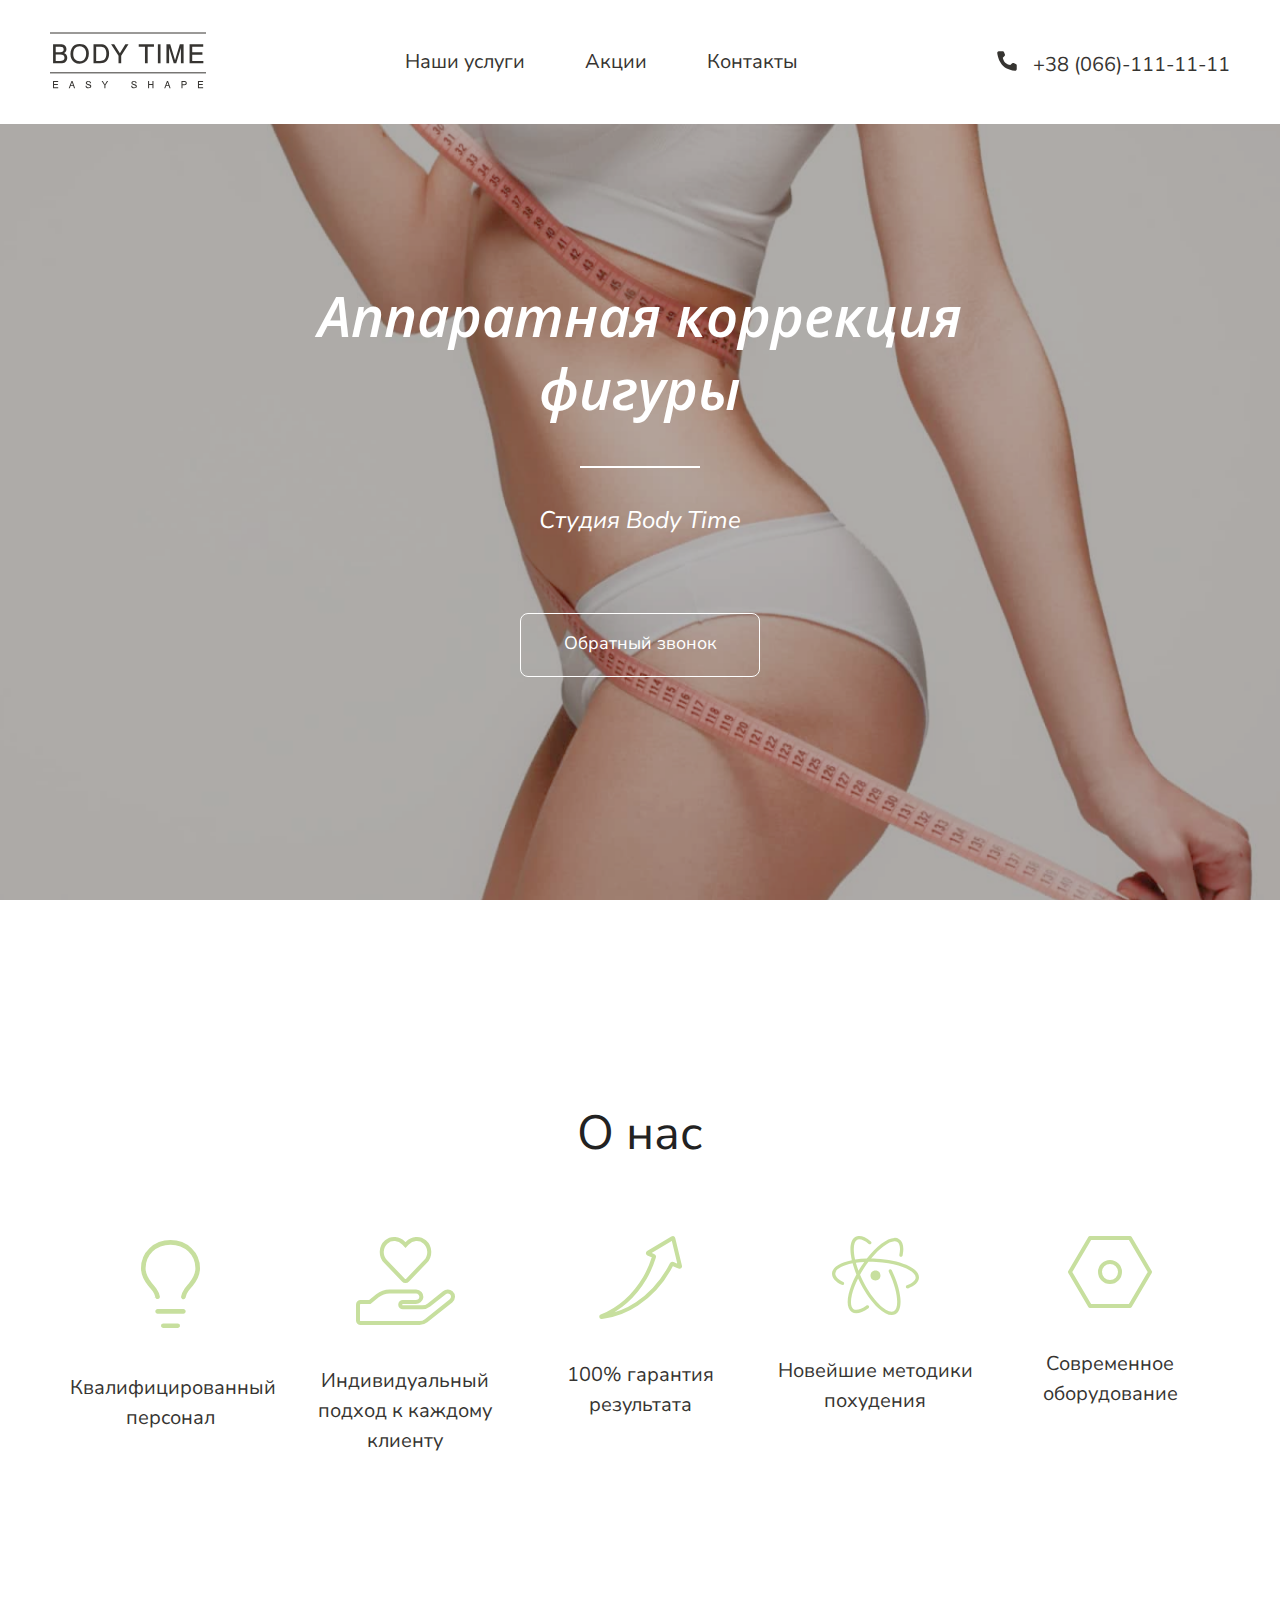
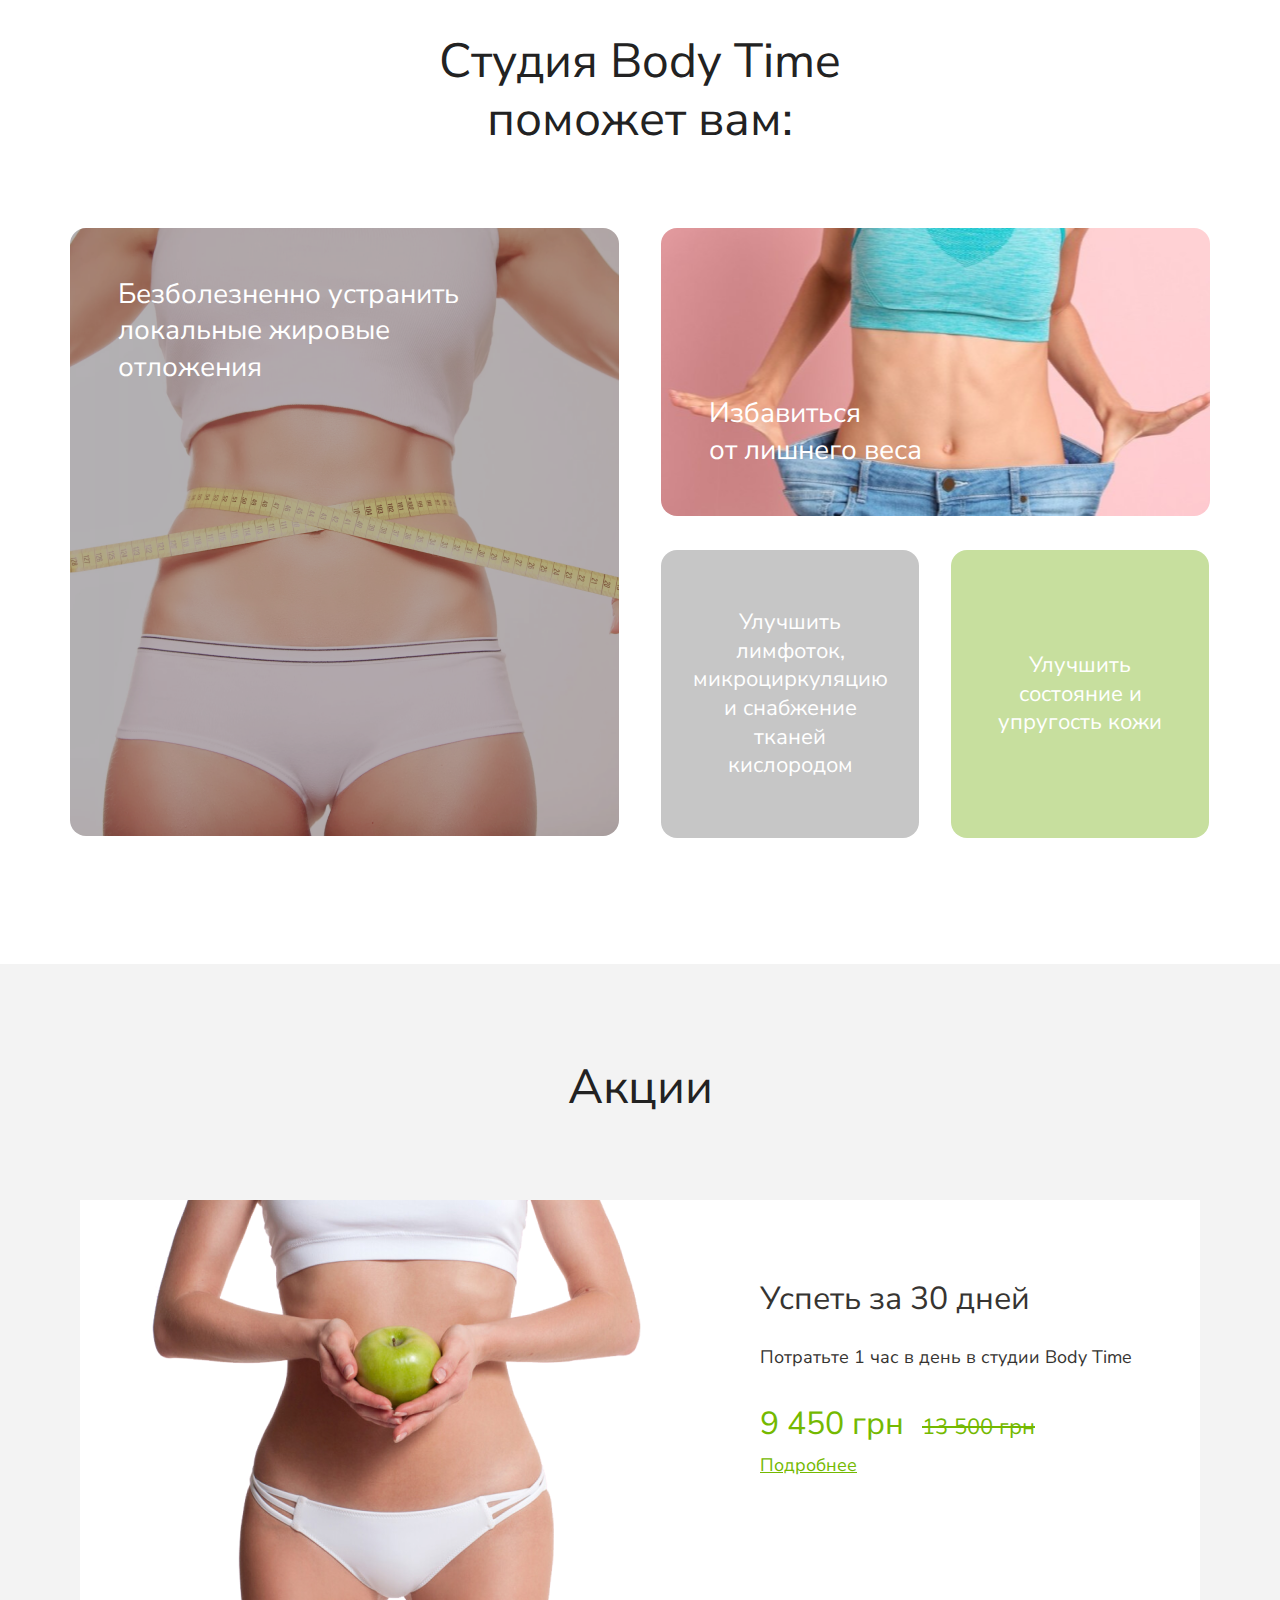
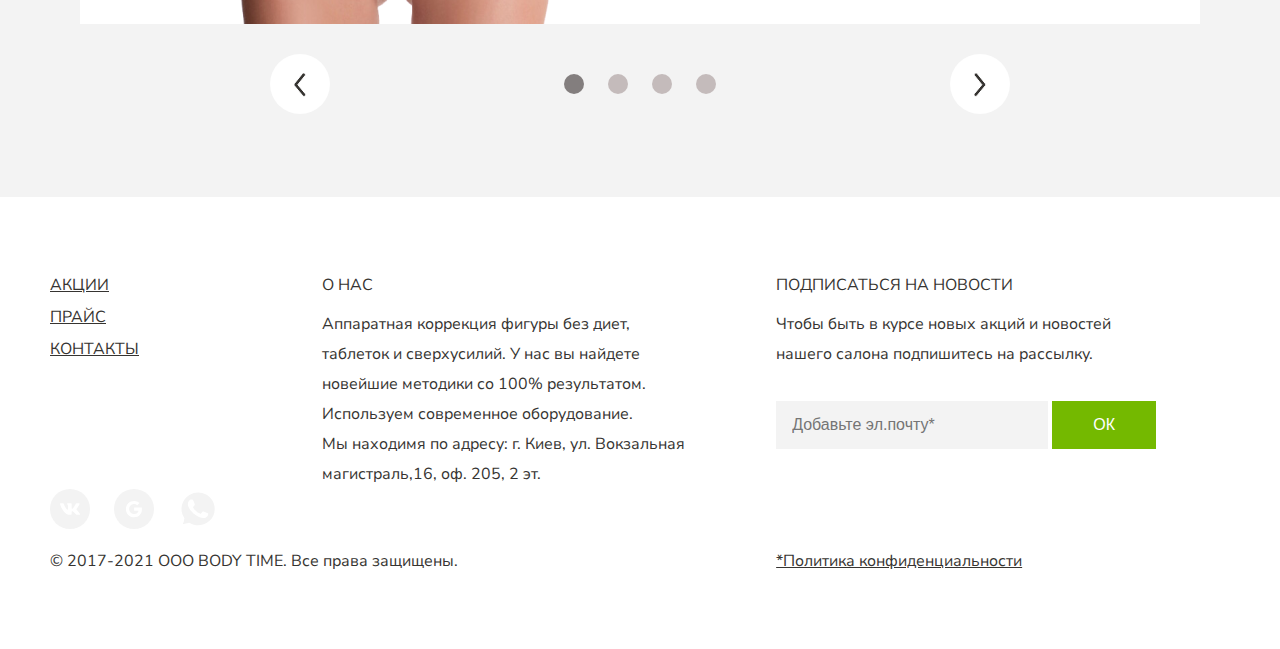
<file: index.html>
<!DOCTYPE html>
<html lang="ru">
<head>
    <meta charset="UTF-8">
    <meta http-equiv="X-UA-Compatible" content="IE=edge">
    <meta name="viewport" content="width=device-width, initial-scale=1.0">
    <link rel="stylesheet" href="styles/style.css">
    <link rel="shortcut icon" href="img/title.svg" type="image/x-icon">
    <title>Document</title>
</head>
<body>
    <nav class="nav">              
        <div class="container">
            <div class="nav__wrapper">
                
                    <a href="index.html" class="nav__logo">
                        <svg class="nav__logo-img" width="156" height="57" viewBox="0 0 156 57" fill="none" xmlns="http://www.w3.org/2000/svg">
                            <path d="M3.07715 12.2752H10.0872C11.2378 12.2752 12.1318 12.346 12.7691 12.4876C13.424 12.6292 14.0082 12.9036 14.5216 13.3107C15.7961 14.2666 16.4334 15.5501 16.4334 17.1609C16.4334 18.9843 15.6014 20.2765 13.9374 21.0377C14.9464 21.3209 15.7519 21.8963 16.3537 22.7637C16.9556 23.6311 17.2566 24.6489 17.2566 25.8173C17.2566 27.7114 16.5573 29.1895 15.1589 30.2517C14.6632 30.6234 14.0613 30.8889 13.3532 31.0483C12.6451 31.2076 11.6184 31.2872 10.2731 31.2872H3.07715V12.2752ZM5.73247 14.6649V20.188H10.22C11.3883 20.188 12.2469 19.9756 12.7956 19.5507C13.3621 19.1082 13.6453 18.4443 13.6453 17.5592C13.6453 16.5325 13.3621 15.7979 12.7956 15.3553C12.2469 14.8951 11.3086 14.6649 9.98098 14.6649H5.73247ZM5.73247 22.5778V28.8975H10.0341C11.3794 28.8975 12.4504 28.685 13.247 28.2602C14.0613 27.8176 14.4685 26.9856 14.4685 25.7642C14.4685 23.6399 13.07 22.5778 10.2731 22.5778H5.73247Z" fill="#363431"/>
                            <path d="M20.4377 21.9671C20.4377 19.9313 20.8095 18.1523 21.553 16.6299C22.3142 15.1075 23.4029 13.9392 24.819 13.1249C26.2352 12.3106 27.8726 11.9034 29.7314 11.9034C31.1298 11.9034 32.3867 12.1335 33.5019 12.5938C34.6349 13.0363 35.5996 13.6825 36.3962 14.5322C37.1928 15.3819 37.8035 16.3909 38.2284 17.5592C38.6532 18.7276 38.8657 20.0818 38.8657 21.6219C38.8657 23.4806 38.5028 25.18 37.777 26.7201C37.0689 28.2425 36.0068 29.4462 34.5906 30.3313C33.1921 31.1987 31.5193 31.6324 29.572 31.6324C27.6779 31.6324 26.0493 31.243 24.6863 30.4641C23.3232 29.6852 22.2699 28.5611 21.5264 27.0918C20.8006 25.6049 20.4377 23.8966 20.4377 21.9671ZM23.2258 21.914C23.2258 24.1444 23.8012 25.9235 24.9518 27.2512C26.1024 28.5788 27.6779 29.2426 29.6783 29.2426C31.6963 29.2426 33.2718 28.57 34.4047 27.2246C35.5554 25.8615 36.1307 23.994 36.1307 21.6219C36.1307 20.8784 36.0687 20.188 35.9448 19.5507C35.8209 18.8958 35.6262 18.285 35.3606 17.7186C34.8296 16.6033 34.0684 15.7536 33.0771 15.1695C32.1035 14.5853 30.9705 14.2932 29.6783 14.2932C27.6425 14.2932 26.0582 14.9747 24.9252 16.3378C23.7923 17.7009 23.2258 19.5596 23.2258 21.914Z" fill="#363431"/>
                            <path d="M43.5148 12.2752H49.9406C51.5338 12.2752 52.7376 12.3637 53.5519 12.5407C54.3839 12.7177 55.1451 13.0895 55.8354 13.6559C56.8445 14.4348 57.6411 15.5146 58.2252 16.8954C58.8094 18.2762 59.1015 19.8517 59.1015 21.6219C59.1015 23.0912 58.8802 24.4808 58.4376 25.7907C57.9951 27.1007 57.3755 28.1894 56.5789 29.0568C55.8 29.9065 54.9238 30.4906 53.9502 30.8093C52.9942 31.1279 51.7197 31.2872 50.1265 31.2872H43.5148V12.2752ZM46.1701 14.6649V28.8975H49.9672C51.7728 28.8975 53.0651 28.6231 53.8439 28.0743C55.5257 26.8529 56.3665 24.6843 56.3665 21.5688C56.3665 20.1349 56.1629 18.9135 55.7558 17.9044C55.3486 16.8777 54.7556 16.0988 53.9767 15.5678C53.0739 14.9659 51.7108 14.6649 49.8875 14.6649H46.1701Z" fill="#363431"/>
                            <path d="M61.087 12.2752H64.2202L69.8761 21.2767L75.346 12.2752H78.4793L71.2037 23.7727V31.2872H68.5218V23.7727L61.087 12.2752Z" fill="#363431"/>
                            <path d="M88.7228 12.2752H103.964V14.6649H97.6712V31.2872H94.9628V14.6649H88.7228V12.2752Z" fill="#363431"/>
                            <path d="M107.872 12.2752H110.527V31.2872H107.872V12.2752Z" fill="#363431"/>
                            <path d="M116.448 12.2752H120.218L125.051 28.154L129.857 12.2752H133.601V31.2872H130.919V16.0457L126.219 31.2872H123.75L119.103 15.9926V31.2872H116.448V12.2752Z" fill="#363431"/>
                            <path d="M139.571 12.2752H153.219V14.6649H142.226V20.2411H152.396V22.6309H142.226V28.8975H153.352V31.2872H139.571V12.2752Z" fill="#363431"/>
                            <path d="M3.03418 49.0513H8.15231V49.9475H4.02992V52.0385H7.84363V52.9347H4.02992V55.2847H8.2021V56.1808H3.03418V49.0513Z" fill="#363431"/>
                            <path d="M21.4933 49.0513H22.5389L25.088 56.1808H24.0026L23.2956 54.0599H20.5573L19.8105 56.1808H18.7451L21.4933 49.0513ZM21.9713 50.1367L20.8859 53.2533H23.0168L21.9713 50.1367Z" fill="#363431"/>
                            <path d="M35.5513 53.801H36.5968C36.5968 54.1528 36.6334 54.4217 36.7064 54.6076C36.7528 54.7735 36.8889 54.9328 37.1146 55.0855C37.4665 55.3046 37.9179 55.4141 38.4688 55.4141C38.8008 55.4141 39.1028 55.3676 39.375 55.2747C39.6471 55.1818 39.8496 55.049 39.9824 54.8764C40.1218 54.7038 40.1915 54.508 40.1915 54.2889C40.1915 53.9304 39.9027 53.645 39.3252 53.4326L37.1644 52.626C36.2749 52.3074 35.8301 51.7564 35.8301 50.9731C35.8301 50.6279 35.8998 50.3292 36.0392 50.0769C36.1786 49.818 36.3811 49.5956 36.6466 49.4098C36.8657 49.2571 37.1379 49.131 37.4631 49.0314C37.7619 48.9517 38.0672 48.9119 38.3792 48.9119C39.4347 48.9119 40.1915 49.2339 40.6495 49.8778C40.7557 50.0304 40.8354 50.213 40.8885 50.4254C40.9482 50.6379 40.9781 50.9001 40.9781 51.2121H39.9326C39.9326 50.847 39.8795 50.5748 39.7733 50.3956C39.6671 50.2362 39.4812 50.1002 39.2157 49.9873C38.9501 49.8678 38.6647 49.8081 38.3593 49.8081C37.9079 49.8081 37.5428 49.9143 37.264 50.1267C36.9918 50.3325 36.8557 50.5847 36.8557 50.8835C36.8557 51.0959 36.9088 51.2619 37.0151 51.3813C37.1213 51.4942 37.3171 51.6037 37.6025 51.7099L39.8828 52.5563C40.7856 52.8882 41.237 53.4293 41.237 54.1794C41.237 54.5113 41.1507 54.8266 40.9781 55.1253C40.8122 55.4241 40.5798 55.673 40.2811 55.8722C39.8629 56.1642 39.2455 56.3103 38.429 56.3103C37.4997 56.3103 36.786 56.1144 36.2882 55.7228C35.7969 55.3311 35.5513 54.7702 35.5513 54.04V53.801Z" fill="#363431"/>
                            <path d="M51.6107 49.0513H52.7857L54.9066 52.4269L56.9579 49.0513H58.1329L55.4045 53.3629V56.1808H54.3988V53.3629L51.6107 49.0513Z" fill="#363431"/>
                            <path d="M81.1821 53.801H82.2276C82.2276 54.1528 82.2641 54.4217 82.3372 54.6076C82.3836 54.7735 82.5197 54.9328 82.7454 55.0855C83.0972 55.3046 83.5486 55.4141 84.0996 55.4141C84.4315 55.4141 84.7336 55.3676 85.0058 55.2747C85.2779 55.1818 85.4804 55.049 85.6132 54.8764C85.7526 54.7038 85.8223 54.508 85.8223 54.2889C85.8223 53.9304 85.5335 53.645 84.956 53.4326L82.7952 52.626C81.9057 52.3074 81.4609 51.7564 81.4609 50.9731C81.4609 50.6279 81.5306 50.3292 81.67 50.0769C81.8094 49.818 82.0119 49.5956 82.2774 49.4098C82.4965 49.2571 82.7686 49.131 83.0939 49.0314C83.3926 48.9517 83.698 48.9119 84.01 48.9119C85.0655 48.9119 85.8223 49.2339 86.2803 49.8778C86.3865 50.0304 86.4662 50.213 86.5193 50.4254C86.579 50.6379 86.6089 50.9001 86.6089 51.2121H85.5634C85.5634 50.847 85.5103 50.5748 85.4041 50.3956C85.2978 50.2362 85.112 50.1002 84.8464 49.9873C84.5809 49.8678 84.2955 49.8081 83.9901 49.8081C83.5387 49.8081 83.1736 49.9143 82.8948 50.1267C82.6226 50.3325 82.4865 50.5847 82.4865 50.8835C82.4865 51.0959 82.5396 51.2619 82.6458 51.3813C82.7521 51.4942 82.9479 51.6037 83.2333 51.7099L85.5136 52.5563C86.4164 52.8882 86.8678 53.4293 86.8678 54.1794C86.8678 54.5113 86.7815 54.8266 86.6089 55.1253C86.4429 55.4241 86.2106 55.673 85.9119 55.8722C85.4937 56.1642 84.8763 56.3103 84.0598 56.3103C83.1304 56.3103 82.4168 56.1144 81.9189 55.7228C81.4277 55.3311 81.1821 54.7702 81.1821 54.04V53.801Z" fill="#363431"/>
                            <path d="M98.0978 49.0513H99.0936V51.9887H102.459V49.0513H103.455V56.1808H102.459V52.8849H99.0936V56.1808H98.0978V49.0513Z" fill="#363431"/>
                            <path d="M116.985 49.0513H118.03L120.58 56.1808H119.494L118.787 54.0599H116.049L115.302 56.1808H114.237L116.985 49.0513ZM117.463 50.1367L116.377 53.2533H118.508L117.463 50.1367Z" fill="#363431"/>
                            <path d="M131.481 49.0513H134.219C134.684 49.0513 135.059 49.0779 135.344 49.131C135.603 49.1907 135.826 49.2936 136.012 49.4396C136.536 49.818 136.798 50.3657 136.798 51.0826C136.798 51.5473 136.689 51.9556 136.47 52.3074C136.257 52.6526 135.952 52.8982 135.554 53.0442C135.295 53.1438 134.896 53.1936 134.359 53.1936H132.477V56.1808H131.481V49.0513ZM132.477 52.2974H134.03C134.588 52.2974 135.013 52.2244 135.305 52.0784C135.603 51.9257 135.753 51.607 135.753 51.1224C135.753 50.6777 135.617 50.3723 135.344 50.2064C135.072 50.0338 134.691 49.9475 134.199 49.9475H132.477V52.2974Z" fill="#363431"/>
                            <path d="M147.959 49.0513H153.077V49.9475H148.954V52.0385H152.768V52.9347H148.954V55.2847H153.127V56.1808H147.959V49.0513Z" fill="#363431"/>
                            <path d="M0 40.8298H156" stroke="#363431"/>
                            <path d="M0 1H156" stroke="#363431"/>
                            </svg>
                    </a>
                  
                  <input id="menu-toggle" type="checkbox" />
                  <label class='nav__button-container' for="menu-toggle">
                  <div class='nav__button'></div>
                </label>
                  <ul class="nav__menu">
                    <li class="nav__item nav__item-top">
                        <a href="services.html" class="btn-2 nav__link">Наши услуги</a>
                    </li>
                    <li class="nav__item">
                        <a href="sales.html" class="nav__link">Акции</a>
                    </li>
                    <li class="nav__item nav__item-bottom">
                        <a href="contacts.html" class="nav__link">Контакты</a>
                    </li>
                  </ul>
                  <a href="tel:+38011111111"  class="nav__tel">
                    <svg class="nav__tel_img" width="20" height="20" viewBox="0 0 20 20" fill="none" xmlns="http://www.w3.org/2000/svg">
                        <path d="M13.249 14.1115L14.929 12.4315C15.1539 12.2066 15.4398 12.0526 15.7514 11.9886C16.063 11.9246 16.3865 11.9534 16.6818 12.0715L18.7278 12.8905C19.0293 13.0112 19.2878 13.2194 19.4699 13.4884C19.652 13.7573 19.7493 14.0747 19.7493 14.3995V18.1203C19.7498 18.3414 19.7052 18.5603 19.6182 18.7636C19.5312 18.9669 19.4036 19.1504 19.2432 19.3026C19.0829 19.4549 18.8931 19.5729 18.6856 19.6493C18.478 19.7257 18.2571 19.7589 18.0363 19.747C3.69478 18.8545 0.798282 6.70751 0.260532 2.05601C0.234487 1.8286 0.256881 1.59826 0.326242 1.38013C0.395603 1.16201 0.510358 0.961036 0.66296 0.790439C0.815562 0.619842 1.00255 0.483486 1.21163 0.39034C1.42071 0.297193 1.64714 0.249367 1.87603 0.250006H5.53078C5.85558 0.249996 6.17294 0.347305 6.44191 0.529381C6.71088 0.711457 6.91912 0.969947 7.03978 1.27151L7.85803 3.31751C7.97612 3.61284 8.00495 3.93633 7.94096 4.24788C7.87697 4.55944 7.72296 4.84538 7.49803 5.07026L5.81803 6.75026C5.81803 6.75026 6.74953 13.2993 13.249 14.1115Z" fill="#363431"/>
                        </svg>
                      <span class="nav__tel-num">+38 (066)-111-11-11</span>  
                </a>
            </div>
        </div>
        
    </nav>
    <header class="header">
        <div class="header__box">
            <h1 class="header__title">Аппаратная коррекция фигуры </h1>
            <div class="header__line"></div>
            <p class="header__text">Студия Body  Time</p>
            <a href="#" class="header__btn-wrapper">
                <div class="header__btn">Обратный звонок</div>
            </a>
            
        </div>
    </header>
    <main>
        <section class="about">
            <div class="main-container">
                <h2 class="title ">О нас</h2>
                
                <div class="about__wrapper">
                    <div class="about__box">
                        <div class="about__img-box">
                            <svg width="67" height="96" viewBox="0 0 67 96" fill="none" xmlns="http://www.w3.org/2000/svg">
                                <path fill-rule="evenodd" clip-rule="evenodd" d="M33.5 10.625C19.9665 10.625 10.5909 20.3425 10.5909 32.1875C10.5909 37.8455 13.0193 41.5312 16.2265 45.4355L17.4522 46.8903C18.7294 48.4083 20.144 50.0872 21.3066 51.7662C22.9332 54.1295 24.3822 56.9183 24.8633 60.3338C24.9779 61.4433 24.6599 62.5543 23.976 63.4334C23.292 64.3125 22.2954 64.8913 21.1954 65.0483C20.0954 65.2054 18.9776 64.9284 18.0767 64.2755C17.1758 63.6226 16.5619 62.6446 16.364 61.547C16.1349 59.9255 15.4305 58.4017 14.2449 56.6768C13.2758 55.3223 12.2398 54.0173 11.1407 52.7668C10.6596 52.1918 10.1499 51.588 9.60582 50.9268C6.01482 46.5625 2 40.9045 2 32.1875C2 15.2825 15.5335 2 33.5 2C51.4665 2 65 15.2825 65 32.1875C65 40.9045 60.9852 46.5625 57.3942 50.9268C56.8501 51.588 56.3404 52.1917 55.8593 52.761C54.6737 54.1698 53.6657 55.3657 52.7608 56.6768C51.5695 58.4017 50.8708 59.9255 50.6417 61.547C50.562 62.1077 50.3731 62.6471 50.0857 63.1344C49.7983 63.6218 49.4182 64.0475 48.9669 64.3874C48.5157 64.7272 48.0022 64.9745 47.4557 65.1151C46.9093 65.2557 46.3406 65.2869 45.7821 65.2069C45.2237 65.1268 44.6864 64.9371 44.201 64.6486C43.7156 64.3601 43.2915 63.9785 42.953 63.5254C42.6145 63.0724 42.3682 62.5568 42.2281 62.0082C42.0881 61.4596 42.057 60.8887 42.1367 60.328C42.6178 56.9183 44.0668 54.1295 45.6934 51.7662C46.856 50.0872 48.2706 48.4083 49.5478 46.8903C49.9774 46.3843 50.3897 45.8955 50.7677 45.4355C53.9807 41.5312 56.4091 37.8455 56.4091 32.1875C56.4091 20.3425 47.0335 10.625 33.5 10.625ZM22.0455 89.6875C22.0455 88.5438 22.498 87.4469 23.3036 86.6381C24.1091 85.8294 25.2017 85.375 26.3409 85.375H40.6591C41.7983 85.375 42.8909 85.8294 43.6964 86.6381C44.502 87.4469 44.9545 88.5438 44.9545 89.6875C44.9545 90.8312 44.502 91.9281 43.6964 92.7369C42.8909 93.5456 41.7983 94 40.6591 94H26.3409C25.2017 94 24.1091 93.5456 23.3036 92.7369C22.498 91.9281 22.0455 90.8312 22.0455 89.6875ZM20.6136 71C19.4744 71 18.3818 71.4544 17.5763 72.2631C16.7707 73.0719 16.3182 74.1688 16.3182 75.3125C16.3182 76.4562 16.7707 77.5531 17.5763 78.3619C18.3818 79.1706 19.4744 79.625 20.6136 79.625H46.3864C47.5256 79.625 48.6182 79.1706 49.4237 78.3619C50.2293 77.5531 50.6818 76.4562 50.6818 75.3125C50.6818 74.1688 50.2293 73.0719 49.4237 72.2631C48.6182 71.4544 47.5256 71 46.3864 71H20.6136Z" fill="#C7DF9E" stroke="white" stroke-width="4"/>
                                </svg>
                        </div>
                        <p class="about__txt">Квалифицированный персонал </p>
                    </div>
                    <div class="about__box">
                        <div class="about__img-box">
                            <svg width="99" height="89" viewBox="0 0 99 89" fill="none" xmlns="http://www.w3.org/2000/svg">
                                <path d="M47.4029 44.0995C48.5573 45.3135 50.4374 45.3135 51.6084 44.0995L69.5683 25.3643C74.7798 19.9177 74.483 10.8946 68.6448 5.87451C63.5652 1.49422 55.9953 2.28169 51.3445 7.13774L49.4974 9.05719L47.6667 7.15414C43.016 2.28169 35.4461 1.49422 30.3665 5.87451C24.5448 10.8946 24.2314 19.9177 29.4429 25.3643L47.4029 44.0995ZM95.2301 56.8302C93.284 55.0748 90.2495 55.1896 88.2044 56.8302L72.9657 68.9539C71.1021 70.4468 68.7767 71.2507 66.3688 71.2507H46.8586C45.4073 71.2507 44.2199 70.0695 44.2199 68.6258C44.2199 67.1821 45.4073 66.0009 46.8586 66.0009H59.772C62.3942 66.0009 64.8351 64.2127 65.2639 61.637C65.8081 58.3559 63.2683 55.5013 60.0523 55.5013H33.6649C29.212 55.5013 24.9076 57.027 21.4442 59.816L13.7754 66.0009H4.63874C3.18743 66.0009 2 67.1821 2 68.6258V84.3751C2 85.8188 3.18743 87 4.63874 87H63.4827C65.8741 87 68.1995 86.1961 70.0796 84.7032L95.0157 64.8525C97.5225 62.8674 97.7204 59.0613 95.2301 56.8302Z" stroke="#C7DF9E" stroke-width="4"/>
                                </svg>
                        </div>
                        <p class="about__txt">Индивидуальный подход к каждому клиенту</p>
                    </div>
                    <div class="about__box">
                        <div class="about__img-box">
                            <svg width="83" height="83" viewBox="0 0 83 83" fill="none" xmlns="http://www.w3.org/2000/svg">
                                <path d="M80.9489 30.0165C80.9861 30.1886 81.0182 30.3674 80.9815 30.5396C80.9006 30.9187 80.5698 30.7717 80.2758 30.6489C78.1268 29.7509 75.9705 28.8719 73.8437 27.9269C73.172 27.6335 72.9098 27.7626 72.577 28.4097C64.3479 44.4538 53.0551 57.8537 37.9402 67.8934C28.1621 74.4154 17.0799 78.7459 5.45837 80.586C4.49215 80.7416 3.52151 80.8795 2.54939 80.9984V80.9984C2.27175 81.0288 2.16288 80.4838 2.42125 80.3777V80.3777C21.4217 72.6432 35.5203 59.3944 45.8423 41.9329C49.7161 35.3797 52.6501 28.4009 54.9213 21.1448C55.235 20.1455 55.2306 20.1397 54.2497 19.7273C52.5544 19.0171 50.8546 18.3157 49.1652 17.5938C49.1626 17.5927 49.16 17.5916 49.1574 17.5904C48.8171 17.4399 48.7717 16.861 49.0916 16.6708V16.6708C57.1778 11.855 65.267 7.04497 73.3591 2.24084C74.0278 1.84465 74.1618 1.90335 74.3474 2.67224C76.5499 11.7875 78.7504 20.9022 80.9489 30.0165V30.0165Z" stroke="#C7DF9E" stroke-width="4"/>
                                </svg>
                        </div>
                        <p class="about__txt">100% гарантия
                            результата</p>
                    </div>
                    <div class="about__box">
                        <div class="about__img-box">
                            <svg width="87" height="79" viewBox="0 0 87 79" fill="none" xmlns="http://www.w3.org/2000/svg">
                                <path d="M74.2703 28.7609C66.3524 25.405 55.7183 23.2327 44.361 22.6395C42.6119 22.5346 40.86 22.4831 39.1078 22.4851C47.5042 12.271 56.5123 5.41282 62.4452 5.19071C63.609 5.14738 64.5987 5.38844 65.3926 5.89495C67.9567 7.56074 68.6636 12.2872 67.3612 18.861C67.2198 19.763 67.799 20.6514 68.6636 20.822C68.8784 20.8663 69.0999 20.8678 69.3154 20.8265C69.5308 20.7851 69.7358 20.7018 69.9188 20.5812C70.1018 20.4606 70.259 20.3052 70.3814 20.1239C70.5038 19.9425 70.5891 19.7389 70.6322 19.5246C72.2609 11.2878 71.0564 5.6268 67.2198 3.13218C65.8467 2.23022 64.1745 1.80226 62.3174 1.87539C54.8972 2.15708 44.4181 10.1854 34.8009 22.5447C30.8796 22.6456 26.9684 22.9893 23.09 23.574C20.7517 13.1052 21.6734 5.59971 25.2435 3.79308C25.7356 3.52493 26.2767 3.40033 26.8994 3.34074C29.4335 3.14572 32.9166 4.76817 36.7287 7.9264C37.4356 8.50333 38.4824 8.43291 39.0643 7.71242C39.2052 7.54654 39.3117 7.35444 39.3775 7.14726C39.4433 6.94007 39.4672 6.72193 39.4477 6.50549C39.4282 6.28905 39.3658 6.07862 39.264 5.8864C39.1623 5.69418 39.0232 5.524 38.8549 5.38573C34.2788 1.61807 30.0752 -0.22919 26.6302 0.0227097C25.6174 0.101735 24.6285 0.370047 23.7154 0.81362C19.3949 3.013 17.6683 9.22111 18.745 18.2922C18.9979 20.1665 19.3242 22.1276 19.8082 24.1319C7.90969 26.502 0.337204 31.2583 0.0109208 37.2226C-0.217477 41.4561 3.14052 45.4757 9.72328 48.8614C9.9174 48.9623 10.1297 49.0238 10.3479 49.0423C10.566 49.0608 10.7857 49.0359 10.9942 48.9692C11.2026 48.9024 11.3957 48.795 11.5621 48.6533C11.7285 48.5116 11.8651 48.3384 11.9638 48.1437C12.0652 47.95 12.1269 47.7382 12.1453 47.5206C12.1637 47.3029 12.1383 47.0838 12.0708 46.876C12.0032 46.6682 11.8947 46.4759 11.7517 46.3104C11.6087 46.1448 11.434 46.0093 11.2378 45.9118C5.98462 43.2167 3.15412 40.1831 3.3227 37.4068C3.50759 33.4983 9.75047 29.4895 20.5858 27.3633C21.6302 31.1545 22.9014 34.88 24.3924 38.52C20.6973 45.3348 18.019 52.0522 16.6486 58.0192C14.6067 66.9224 15.6997 73.2713 19.7619 75.8932C21.0643 76.7383 22.5788 77.1636 24.2782 77.1636C27.6634 77.1636 31.7692 75.4978 36.416 72.1987C36.5936 72.0724 36.7445 71.9125 36.8602 71.7282C36.9758 71.5438 37.0538 71.3385 37.0898 71.1241C37.1257 70.9097 37.119 70.6903 37.0698 70.4785C37.0207 70.2667 36.9302 70.0666 36.8034 69.8896C36.6767 69.7127 36.5162 69.5623 36.3311 69.4472C36.146 69.332 35.9399 69.2543 35.7247 69.2184C35.5094 69.1826 35.2892 69.1893 35.0766 69.2383C34.864 69.2872 34.6631 69.3774 34.4855 69.5037C28.8924 73.4934 24.1776 74.8206 21.5728 73.1251C18.8239 71.3347 18.2148 66.1152 19.9169 58.7668C21.0616 53.7586 23.2015 48.1843 26.1054 42.4421C26.826 44.0239 27.5927 45.603 28.3867 47.1848C33.5556 57.2852 39.8854 66.0583 46.1881 71.917C51.2156 76.5731 55.8896 79 59.7262 79C61.0014 79 62.1923 78.7291 63.2691 78.1955C67.4156 76.0801 69.2183 70.2106 68.3373 61.6758C67.5325 53.6773 64.5008 43.9399 59.7996 34.2215C59.6076 33.8292 59.2685 33.5279 58.8554 33.3825C58.4424 33.2371 57.9886 33.2592 57.5917 33.4441C57.3932 33.5376 57.2151 33.6692 57.0677 33.8314C56.9203 33.9935 56.8064 34.1831 56.7327 34.3892C56.6589 34.5952 56.6267 34.8138 56.6379 35.0323C56.6491 35.2507 56.7034 35.4649 56.7978 35.6624C66.5401 55.8902 67.2361 72.4533 61.7682 75.2323C55.9902 78.1793 42.096 66.7246 31.3477 45.6897C30.1656 43.4104 29.0745 41.0855 28.0767 38.7204C29.3084 36.5346 30.6108 34.319 32.0574 32.1196C33.4646 29.9703 34.9418 27.8673 36.4867 25.814H37.9196C39.8746 25.814 41.9981 25.8573 44.206 25.9846C67.8697 27.2279 83.9881 35.2372 83.6618 41.643C83.5204 44.4058 80.3038 47.2011 74.8657 49.3029C74.4714 49.4737 74.1587 49.7899 73.9932 50.1852C73.8278 50.5806 73.8223 51.0243 73.9781 51.4236C74.1338 51.8228 74.4386 52.1465 74.8287 52.3268C75.2187 52.5071 75.6636 52.53 76.0703 52.3907C82.9793 49.7255 86.7751 46.0553 86.9899 41.8137C87.2427 37.014 82.7563 32.3877 74.3002 28.8043V28.7745L74.2703 28.7609ZM29.2513 30.2859C28.293 31.7624 27.3718 33.2625 26.4888 34.7849C25.4842 32.1633 24.6103 29.4939 23.8704 26.7864C26.6437 26.3625 29.4356 26.0705 32.2368 25.9115C31.2035 27.3404 30.2124 28.7991 29.2649 30.2859V30.2452L29.2513 30.2859ZM43.4827 34.533C36.8401 34.533 36.8401 44.4654 43.4827 44.4654C50.1389 44.4654 50.1389 34.533 43.4827 34.533Z" fill="#C7DF9E"/>
                                </svg>
                        </div>
                        <p class="about__txt">Новейшие методики похудения</p>
                    </div>
                    <div class="about__box">
                        <div class="about__img-box">
                            <svg width="84" height="72" viewBox="0 0 84 72" fill="none" xmlns="http://www.w3.org/2000/svg">
                                <path d="M62 70L82 36L62 2H22L2 36L22 70H62Z" stroke="#C7DF9E" stroke-width="4" stroke-linejoin="round"/>
                                <path d="M42 46C44.6522 46 47.1957 44.9464 49.0711 43.0711C50.9464 41.1957 52 38.6522 52 36C52 33.3478 50.9464 30.8043 49.0711 28.9289C47.1957 27.0536 44.6522 26 42 26C39.3478 26 36.8043 27.0536 34.9289 28.9289C33.0536 30.8043 32 33.3478 32 36C32 38.6522 33.0536 41.1957 34.9289 43.0711C36.8043 44.9464 39.3478 46 42 46Z" stroke="#C7DF9E" stroke-width="4" stroke-linejoin="round"/>
                                </svg>
                        </div>
                        <p class="about__txt">Современное оборудование</p>
                    </div>
                </div>
            </div>
           
        </section>
        <section class="body">
            <div class="main-container">
                <h2 class="title body__title">Студия Body Time поможет вам:</h2>
                <div class="body__wrapper">
                    <div class="body__container_left">
                        <div class="body__container_box1">
                            <p class="body__text body__text_box1">Безболезненно устранить локальные жировые отложения</p>
                        </div>
                    </div>
                    <div class="body__container_right">
                        <div class="body__container_box2">
                            <p class="body__text body__text_box2">Избавиться 
                              <br>  от лишнего веса</p>
                        </div>
                        <div class="body__container_box body__container_box3">
                            <p class="body__text body__text_box3">Улучшить лимфоток, микроциркуляцию 
                                и снабжение тканей кислородом</p>
                        </div>
                        <div class="body__container_box body__container_box4">
                            <p class="body__text body__text_box4">Улучшить состояние 
                                и упругость кожи</p>
                        </div>
                    </div>

                </div>
            </div>
        </section>
        <section class="slider">
            <div class="main-container">
                <h2 class="slider__title">Акции</h2>
                <div id="frame" class="slider__frame"></div>
                    <input type="radio" class="slider__inp" name="frame" id="frame1" checked />
                    <input type="radio" class="slider__inp" name="frame" id="frame2" />
                    <input type="radio" class="slider__inp" name="frame" id="frame3" />
                    <input type="radio" class="slider__inp" name="frame" id="frame4" /> 
                    <div id="slides" class="slider__slides">
                        <div id="overflow" class="slider__overflow">
                            <div class="slider__inner">
                                <div class="frame slider__frame frame_1">
                                    <div class="slider__frame-content">
                                        <div class="slider__img-box">
                                            <img class="slider__img" src="img/image_body1).png" alt="body">
                                        </div>
                                        <div class="slider__content">
                                            <h3 class="slider__title-item">Успеть за 30 дней </h3>
                                            <p class="slider__tst">Потратьте 1 час в день в студии Body Time 
                                                </p>
                                            <p class="slider__prise">9 450 грн <span class="slider__prise-old">13 500 грн </span></p>
                                            <a href="sales.html" class="slider__link">Подробнее</a>
                                        </div>
                                    </div>
                                </div>
                                <div class="frame slider__frame frame_2">
                                    <div class="slider__frame-content">
                                        <div class="slider__img-box">
                                            <img class="slider__img" src="img/image_body.png" alt="body">
                                        </div>
                                        <div class="slider__content">
                                            <h3 class="slider__title-item">Плоский живот</h3>
                                            <p class="slider__tst">Потратьте 1 час в день в студии Body Time 
                                                для фигуры вашей мечты</p>
                                            <p class="slider__prise">7 150 грн <span class="slider__prise-old">11 500 грн </span></p>
                                            <a href="sales.html" class="slider__link">Подробнее</a>
                                        </div>
                                    </div>
                                </div>
                                <div class="frame slider__frame frame_3">
                                    <div class="slider__frame-content">
                                        <div class="slider__img-box">
                                            <img class="slider__img" src="img/image_body(1).png" alt="body">
                                        </div>
                                        <div class="slider__content">
                                            <h3 class="slider__title-item">Тонус и упругость
                                            </h3>
                                            <p class="slider__tst">Потратьте 1 час в день в студии Body Time 
                                                для фигуры вашей мечты</p>
                                            <p class="slider__prise">8 000 грн <span class="slider__prise-old">10 900 грн </span></p>
                                            <a href="sales.html" class="slider__link">Подробнее</a>
                                        </div>
                                    </div>
                                </div>
                                <div class="frame slider__frame frame_4">
                                    <div class="slider__frame-content">
                                        <div class="slider__img-box">
                                            <img class="slider__img" src="img/image_body2).png" alt="body">
                                        </div>
                                        <div class="slider__content">
                                            <h3 class="slider__title-item">Похудение после родов</h3>
                                            <p class="slider__tst">Потратьте 1 час в день в студии Body Time 
                                                для фигуры вашей мечты</p>
                                            <p class="slider__prise">9 450 грн <span class="slider__prise-old">13 500 грн </span></p>
                                            <a href="sales.html" class="slider__link">Подробнее</a>
                                        </div>
                                    </div>
                                </div>
                            </div>
                        </div>
                    </div>
                    <div id="controls" class="slider__controls">
                        <label for="frame1"></label>
                        <label for="frame2"></label>
                        <label for="frame3"></label>
                        <label for="frame4"></label>
                    </div>
                    <div id="bullets" class="slider__bullets">
                        <label for="frame1"></label>
                        <label for="frame2"></label>
                        <label for="frame3"></label>
                        <label for="frame4"></label>
                    </div>
                    
                </div>
            </div>
            
        </section>
        <section class="call hide">
            <div class="call__box">
                <div class="call__box_1 ">
                    <h2 class="call__title">Обратный звонок</h2>
                    <div class="call__wrapper">
                        <div class="call__btn-exit">
                            <svg width="18" height="18" viewBox="0 0 18 18" fill="none" xmlns="http://www.w3.org/2000/svg">
                                <path d="M17 17L1 1M17 1L1 17" stroke="white" stroke-width="2" stroke-linecap="round"/>
                                </svg>                        
                        </div>
                        <form action="call" name="call">
                            
                            <input class="call__inp call__name-inp" type="text" name="name" id="" placeholder="Ваше имя">
                            <input class="call__inp call__tel-inp" type="tel" name="tel" id="" placeholder="+38 (065)-111-11-11">
                            <p class="call__notice">Заполняя форму на сайте, Вы соглашаетесь с нашей Политикой конфиденциальности</p>
                            <input class="call__submit" type="submit" value="Заказать звонок">
                        </form>
                    </div>
                </div>
                <div class="call__box_2 hide">
                    <svg xmlns="http://www.w3.org/2000/svg"  viewBox="0 0 48 48" width="48px" height="48px"><linearGradient id="HoiJCu43QtshzIrYCxOfCa" x1="21.241" x2="3.541" y1="39.241" y2="21.541" gradientUnits="userSpaceOnUse"><stop offset=".108" stop-color="#0d7044"/><stop offset=".433" stop-color="#11945a"/></linearGradient><path fill="url(#HoiJCu43QtshzIrYCxOfCa)" d="M16.599,41.42L1.58,26.401c-0.774-0.774-0.774-2.028,0-2.802l4.019-4.019	c0.774-0.774,2.028-0.774,2.802,0L23.42,34.599c0.774,0.774,0.774,2.028,0,2.802l-4.019,4.019	C18.627,42.193,17.373,42.193,16.599,41.42z"/><linearGradient id="HoiJCu43QtshzIrYCxOfCb" x1="-15.77" x2="26.403" y1="43.228" y2="43.228" gradientTransform="rotate(134.999 21.287 38.873)" gradientUnits="userSpaceOnUse"><stop offset="0" stop-color="#2ac782"/><stop offset="1" stop-color="#21b876"/></linearGradient><path fill="url(#HoiJCu43QtshzIrYCxOfCb)" d="M12.58,34.599L39.599,7.58c0.774-0.774,2.028-0.774,2.802,0l4.019,4.019	c0.774,0.774,0.774,2.028,0,2.802L19.401,41.42c-0.774,0.774-2.028,0.774-2.802,0l-4.019-4.019	C11.807,36.627,11.807,35.373,12.58,34.599z"/></svg>

                    <p class="call__thanks"> Спасибо за обращение!</p>
                    <p class="call__thanks">Мы Вам уже звоним!</p>
                    <button class="call__btn_ok">
                       OK </button>
                </div>
                
            </div>
          
        </section>
    </main>
    <footer class="footer">
        <div class="container footer__container">
            <div class="footer__links">
                <a href="sales.html" class="footer__link">Акции</a>
                <a href="services.html" class="footer__link">Прайс</a>
                <a href="contacts.html" class="footer__link">Контакты</a>
            </div>
            <div class="footer__info">
                <h5 class="footer__title">О нас</h5>
                <p class="footer__txt">Аппаратная коррекция фигуры без диет, таблеток и сверхусилий. У нас вы найдете новейшие методики со 100% результатом. Используем современное оборудование.</p>
                <p class="footer__txt">Мы находимя по адресу: г. Киев, ул. Вокзальная магистраль,16, оф. 205, 2 эт.</p>
            </div>
            <div class="footer__form">
                <form action="email" name="email">
                    <label for="email" class="footer__form_title">ПОДПИСАТЬСЯ НА НОВОСТИ</label>
                    <p class="footer__txt">Чтобы быть в курсе новых акций 
                        и новостей нашего салона подпишитесь 
                        на рассылку.</p>
                    <input class="footer__form_input" type="email" name="email" id="email" placeholder="Добавьте эл.почту*">
                    <input type="button" class="footer__form_btn" value="ОК">
                </form>
            </div>
            <div class="footer__media">
                <div class="footer__media-container">
                    <a href="#" class="footer__media-link">
                        <svg class="footer__media-link_svg" width="40" height="40" viewBox="0 0 40 40" fill="none" xmlns="http://www.w3.org/2000/svg">
                            <circle cx="20" cy="20" r="20" fill="#F3F3F3"/>
                            <path fill-rule="evenodd" clip-rule="evenodd" d="M29.5417 14.9567C29.68 14.5017 29.5417 14.1667 28.8792 14.1667H26.6917C26.135 14.1667 25.8783 14.4559 25.7392 14.7751C25.7392 14.7751 24.6267 17.4384 23.0508 19.1684C22.5408 19.6701 22.3092 19.8292 22.0308 19.8292C21.8917 19.8292 21.6825 19.6701 21.6825 19.2142V14.9567C21.6825 14.4101 21.5292 14.1667 21.0658 14.1667H17.6258C17.2783 14.1667 17.0692 14.4201 17.0692 14.6609C17.0692 15.1784 17.8575 15.2984 17.9383 16.7551V19.9201C17.9383 20.6143 17.8108 20.7401 17.5325 20.7401C16.7908 20.7401 14.9867 18.0642 13.9158 15.0026C13.7083 14.4067 13.4983 14.1667 12.9392 14.1667H10.75C10.125 14.1667 10 14.4559 10 14.7751C10 15.3434 10.7417 18.1667 13.4542 21.9009C15.2625 24.4509 17.8083 25.8334 20.1275 25.8334C21.5183 25.8334 21.69 25.5268 21.69 24.9976V23.0701C21.69 22.4559 21.8217 22.3334 22.2625 22.3334C22.5875 22.3334 23.1433 22.4934 24.4417 23.7226C25.925 25.1801 26.1692 25.8334 27.0042 25.8334H29.1917C29.8167 25.8334 30.13 25.5268 29.95 24.9201C29.7517 24.3168 29.0433 23.4409 28.1042 22.4018C27.5942 21.8101 26.8292 21.1726 26.5967 20.8534C26.2725 20.4442 26.365 20.2617 26.5967 19.8976C26.5967 19.8976 29.2633 16.2092 29.5408 14.9567H29.5417Z" fill="white"/>
                            </svg>
                    </a>
                    <a href="#" class="footer__media-link">
                        <svg class="footer__media-link_svg" width="40" height="40" viewBox="0 0 40 40" fill="none" xmlns="http://www.w3.org/2000/svg">
                            <circle cx="20" cy="20" r="20" fill="#F3F3F3"/>
                            <path d="M27.7942 18.54C27.8967 19.0892 27.9525 19.6633 27.9525 20.2625C27.9525 24.9492 24.8158 28.2817 20.0783 28.2817C19.001 28.282 17.9341 28.07 16.9387 27.6579C15.9432 27.2458 15.0388 26.6415 14.277 25.8797C13.5152 25.1179 12.9109 24.2134 12.4988 23.218C12.0866 22.2226 11.8747 21.1557 11.875 20.0783C11.8747 19.001 12.0866 17.9341 12.4988 16.9387C12.9109 15.9432 13.5152 15.0388 14.277 14.277C15.0388 13.5152 15.9432 12.9109 16.9387 12.4988C17.9341 12.0866 19.001 11.8747 20.0783 11.875C22.2933 11.875 24.1442 12.69 25.5642 14.0133L23.2517 16.3258V16.32C22.3908 15.5 21.2983 15.0792 20.0783 15.0792C17.3717 15.0792 15.1717 17.3658 15.1717 20.0733C15.1717 22.78 17.3717 25.0717 20.0783 25.0717C22.5342 25.0717 24.2058 23.6675 24.5492 21.7392H20.0783V18.54H27.795H27.7942Z" fill="white"/>
                            </svg>
                    </a>
                    <a href="#" class="footer__media-link">
                        <svg class="footer__media-link_svg" width="40" height="40" viewBox="0 0 40 40" fill="none" xmlns="http://www.w3.org/2000/svg">
                            <path d="M11.032 35.7477L11.7143 36.085C14.5578 37.7712 17.7422 38.5581 20.9268 38.5581C30.9352 38.5581 39.1239 30.4643 39.1239 20.5718C39.1239 15.8504 37.1903 11.2414 33.7785 7.86891C30.3665 4.49642 25.8171 2.58545 20.9268 2.58545C10.9183 2.58545 2.72947 10.6793 2.84327 20.6843C2.84327 24.0566 3.86686 27.3168 5.57279 30.127L6.02768 30.8016L4.20811 37.4341L11.032 35.7477Z" fill="#F3F3F3"/>
                            <g filter="url(#filter0_d_130_2501)">
                            <path d="M34.3438 5.83783C30.625 2.05412 25.4844 0 20.2344 0C9.07825 0 0.109444 8.97294 0.218732 19.8918C0.218732 23.3513 1.20311 26.7028 2.84383 29.7297L0 40L10.6094 37.2973C13.5625 38.919 16.8436 39.6758 20.1251 39.6758C31.1719 39.6758 40.1407 30.7027 40.1407 19.784C40.1407 14.4865 38.0625 9.51351 34.3439 5.83783H34.3438ZM20.2344 36.3245C17.2813 36.3245 14.3281 35.5678 11.8125 34.0543L11.1563 33.7299L4.81258 35.3515L6.45315 29.1894L6.01568 28.5407C1.20311 20.8651 3.50003 10.7027 11.375 5.94585C19.25 1.18917 29.4219 3.45949 34.2345 11.2433C39.0469 19.027 36.75 29.0811 28.8752 33.838C26.3593 35.4595 23.2969 36.3243 20.2344 36.3243V36.3245ZM29.8594 24.3246L28.6563 23.784C28.6563 23.784 26.9064 23.0272 25.8126 22.4867C25.7031 22.4867 25.5939 22.3785 25.4844 22.3785C25.1562 22.3785 24.9375 22.4867 24.7188 22.5948C24.7188 22.5948 24.6095 22.7029 23.0782 24.4326C22.9688 24.6488 22.75 24.757 22.5313 24.757H22.4219C22.3126 24.757 22.0938 24.6488 21.9844 24.5408L21.4375 24.3246C20.2344 23.784 19.1407 23.1353 18.2656 22.2705C18.0469 22.0543 17.7187 21.8381 17.5 21.6219C16.7343 20.8651 15.9687 20.0002 15.422 19.0272L15.3125 18.811C15.2032 18.7028 15.2032 18.5948 15.0938 18.3786C15.0938 18.1624 15.0938 17.9462 15.2032 17.838C15.2032 17.838 15.6407 17.2974 15.9687 16.9732C16.1876 16.7569 16.2969 16.4326 16.5156 16.2164C16.7343 15.8921 16.8438 15.4597 16.7343 15.1353C16.6251 14.5947 15.3125 11.6758 14.9845 11.0272C14.7656 10.7028 14.547 10.5948 14.2188 10.4866H13.0157C12.7969 10.4866 12.5783 10.5948 12.3594 10.5948L12.2499 10.7028C12.0312 10.811 11.8125 11.0272 11.5937 11.1352C11.375 11.3516 11.2656 11.5676 11.0468 11.784C10.2812 12.757 9.84373 13.9461 9.84373 15.1353C9.84373 16.0001 10.0625 16.865 10.3906 17.6218L10.5001 17.9462C11.4845 20.0002 12.7969 21.8381 14.547 23.4596L14.9845 23.892C15.3125 24.2164 15.6407 24.4326 15.8594 24.7568C18.1563 26.7029 20.7813 28.1083 23.7344 28.8651C24.0626 28.9731 24.5 28.9731 24.8282 29.0813H25.9219C26.4688 29.0813 27.125 28.8651 27.5626 28.6489C27.8906 28.4327 28.1094 28.4327 28.3281 28.2165L28.547 28.0001C28.7657 27.7839 28.9844 27.6759 29.2032 27.4597C29.4219 27.2435 29.6406 27.0273 29.7501 26.811C29.9688 26.3786 30.0781 25.838 30.1876 25.2976V24.5408C30.1876 24.5408 30.0781 24.4326 29.8594 24.3246Z" fill="white"/>
                            </g>
                            <defs>
                            <filter id="filter0_d_130_2501" x="-1" y="-1" width="42.1407" height="42" filterUnits="userSpaceOnUse" color-interpolation-filters="sRGB">
                            <feFlood flood-opacity="0" result="BackgroundImageFix"/>
                            <feColorMatrix in="SourceAlpha" type="matrix" values="0 0 0 0 0 0 0 0 0 0 0 0 0 0 0 0 0 0 127 0" result="hardAlpha"/>
                            <feOffset/>
                            <feGaussianBlur stdDeviation="0.5"/>
                            <feComposite in2="hardAlpha" operator="out"/>
                            <feColorMatrix type="matrix" values="0 0 0 0 0 0 0 0 0 0 0 0 0 0 0 0 0 0 0.1 0"/>
                            <feBlend mode="normal" in2="BackgroundImageFix" result="effect1_dropShadow_130_2501"/>
                            <feBlend mode="normal" in="SourceGraphic" in2="effect1_dropShadow_130_2501" result="shape"/>
                            </filter>
                            </defs>
                            </svg>
                    </a>
                </div>
                <p class="footer__media-txt">© 2017-2021 ООО BODY TIME. Все права защищены.</p>
            </div>
            <div class="footer__conf">
                <a class="footer__conf-txt" href="#">*Политика конфиденциальности</a>
            </div>
        </div>
        
    </footer>


    <script src="scripts/index.js"></script>
    <script src="scripts/footer.js"></script>
    
</body>
</html>
</file>
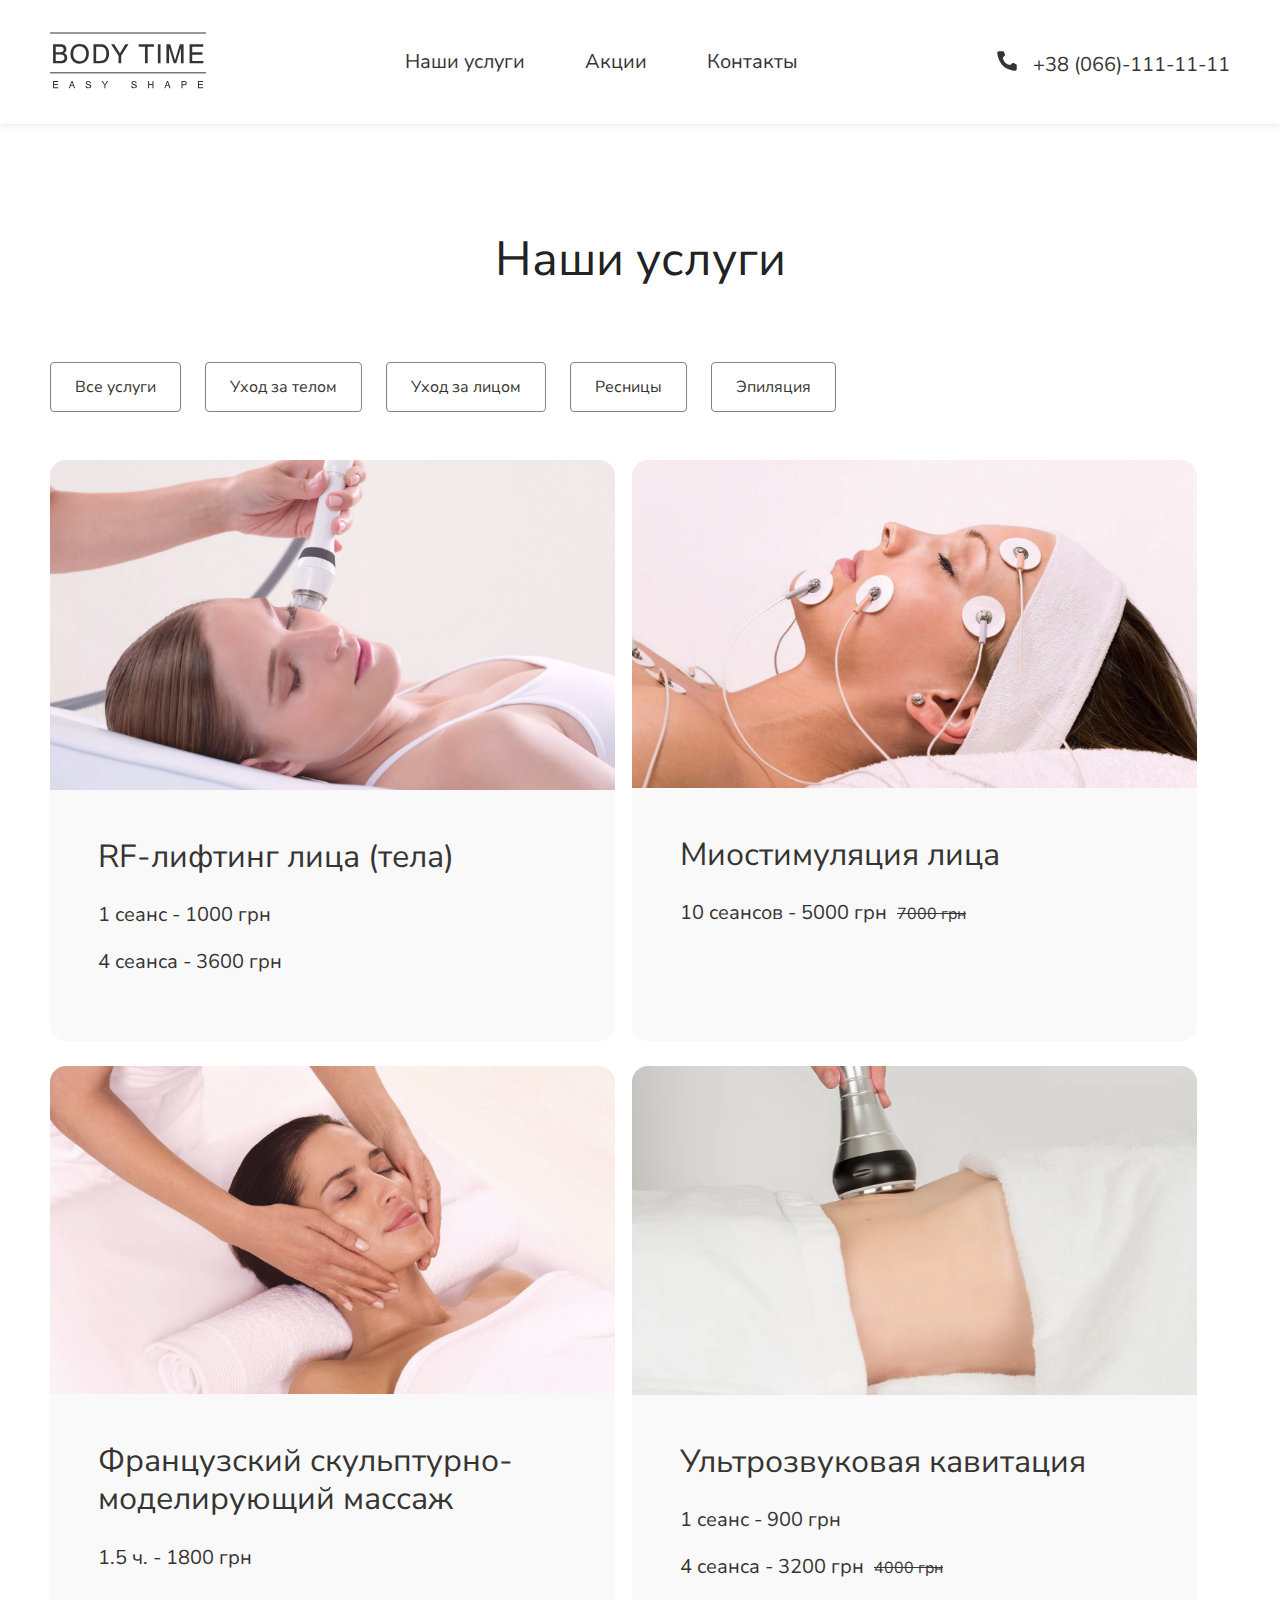
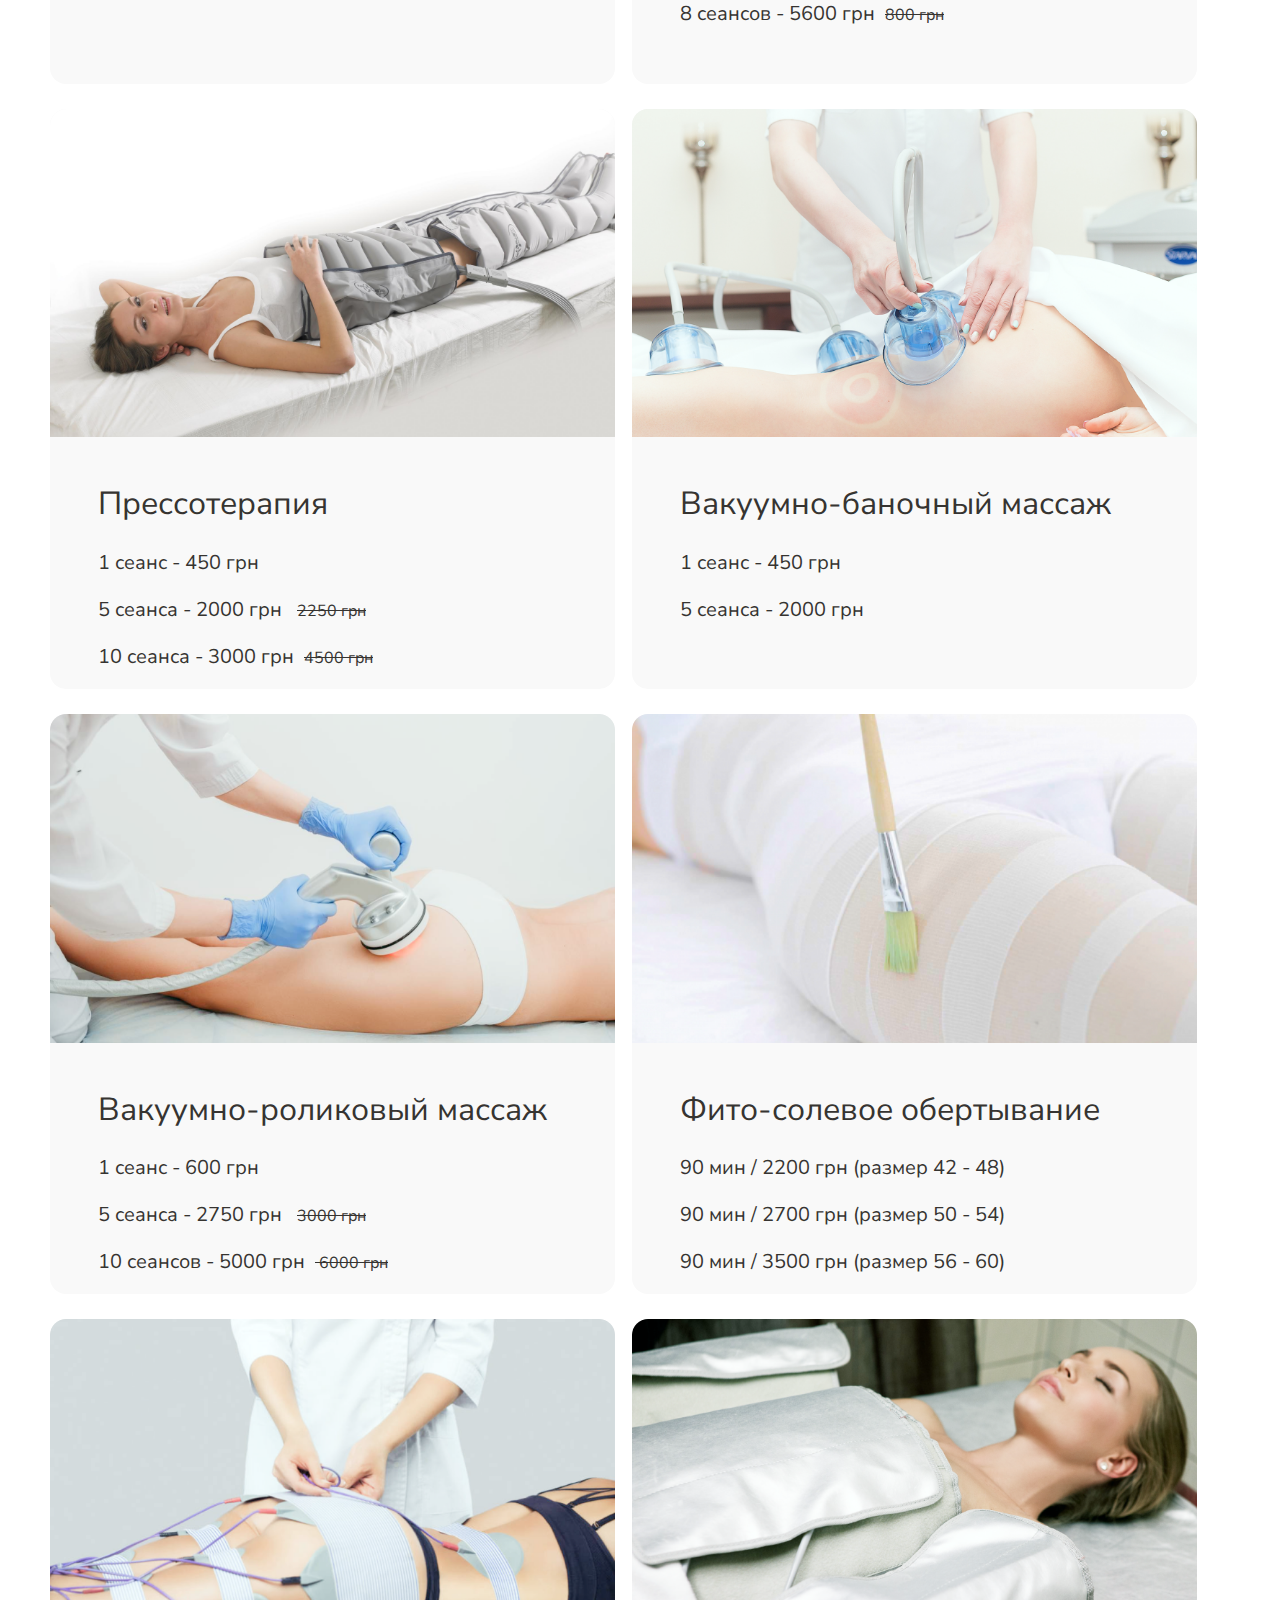
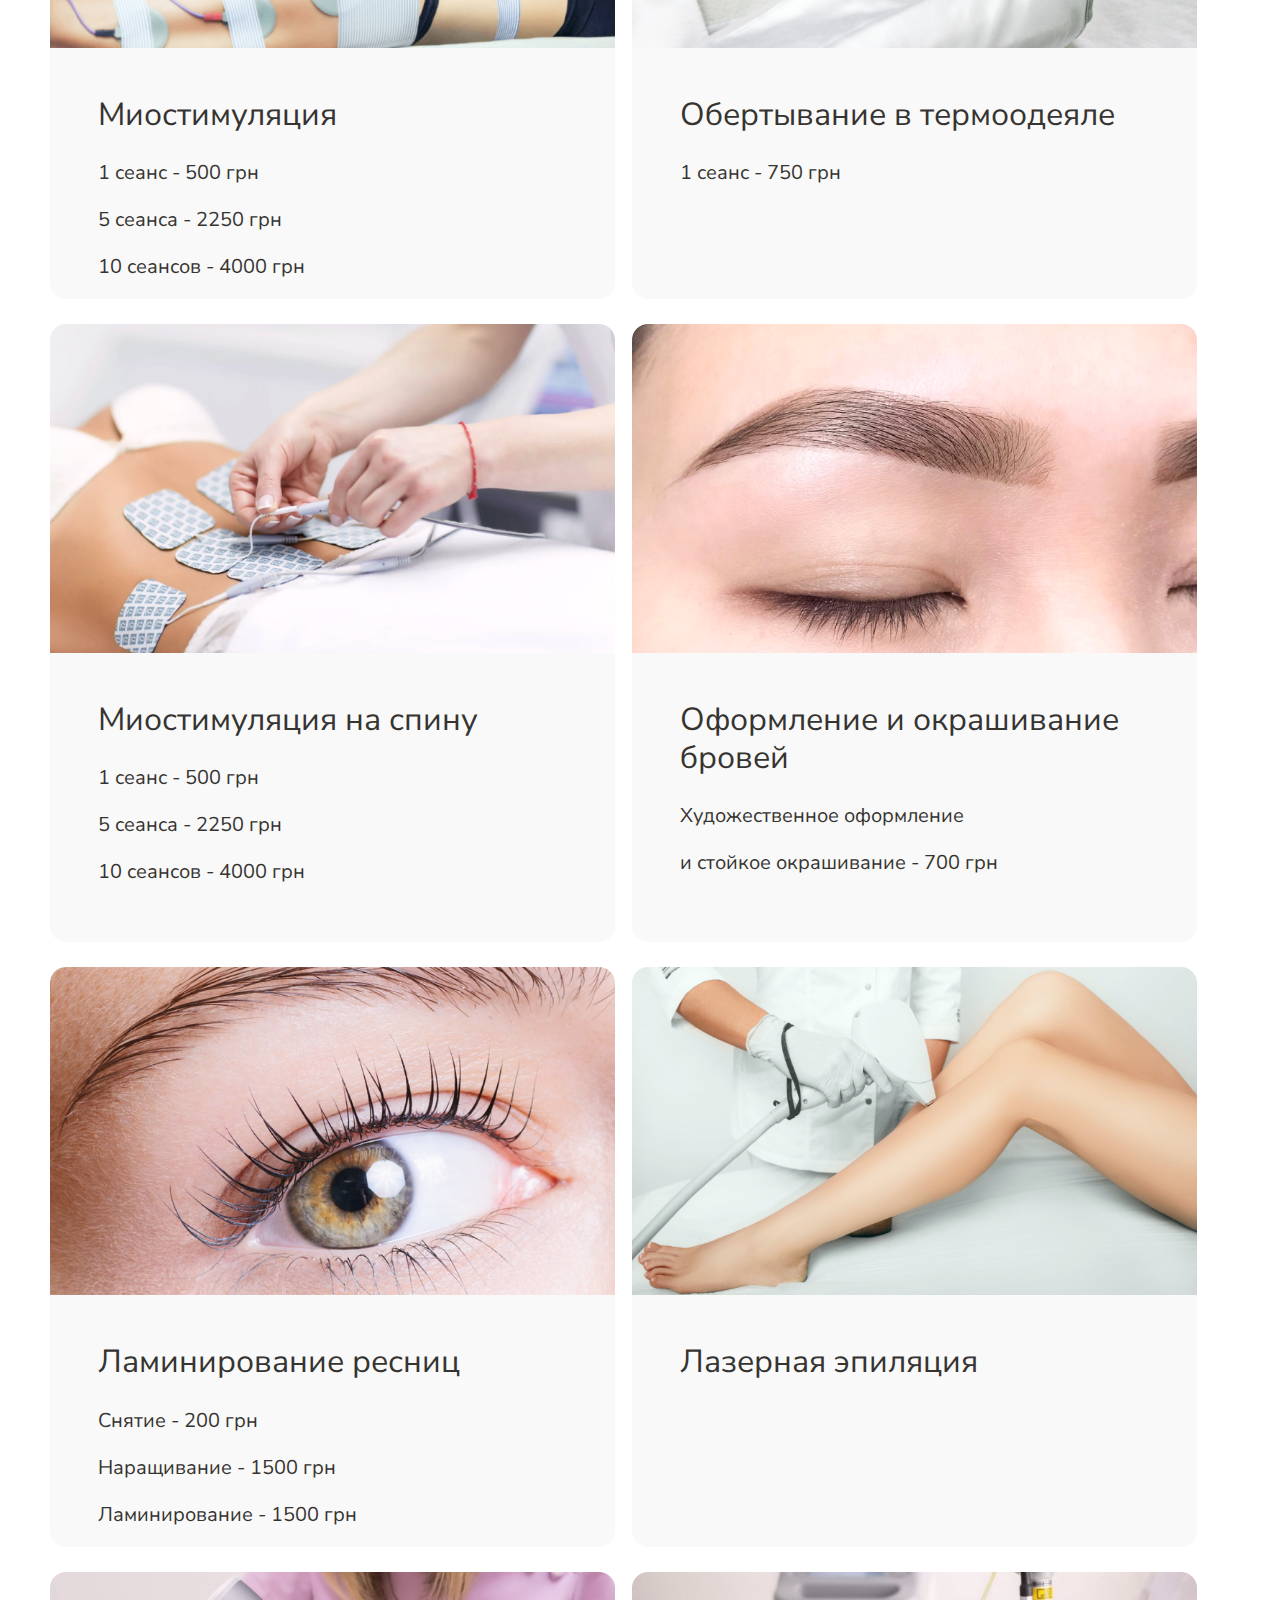
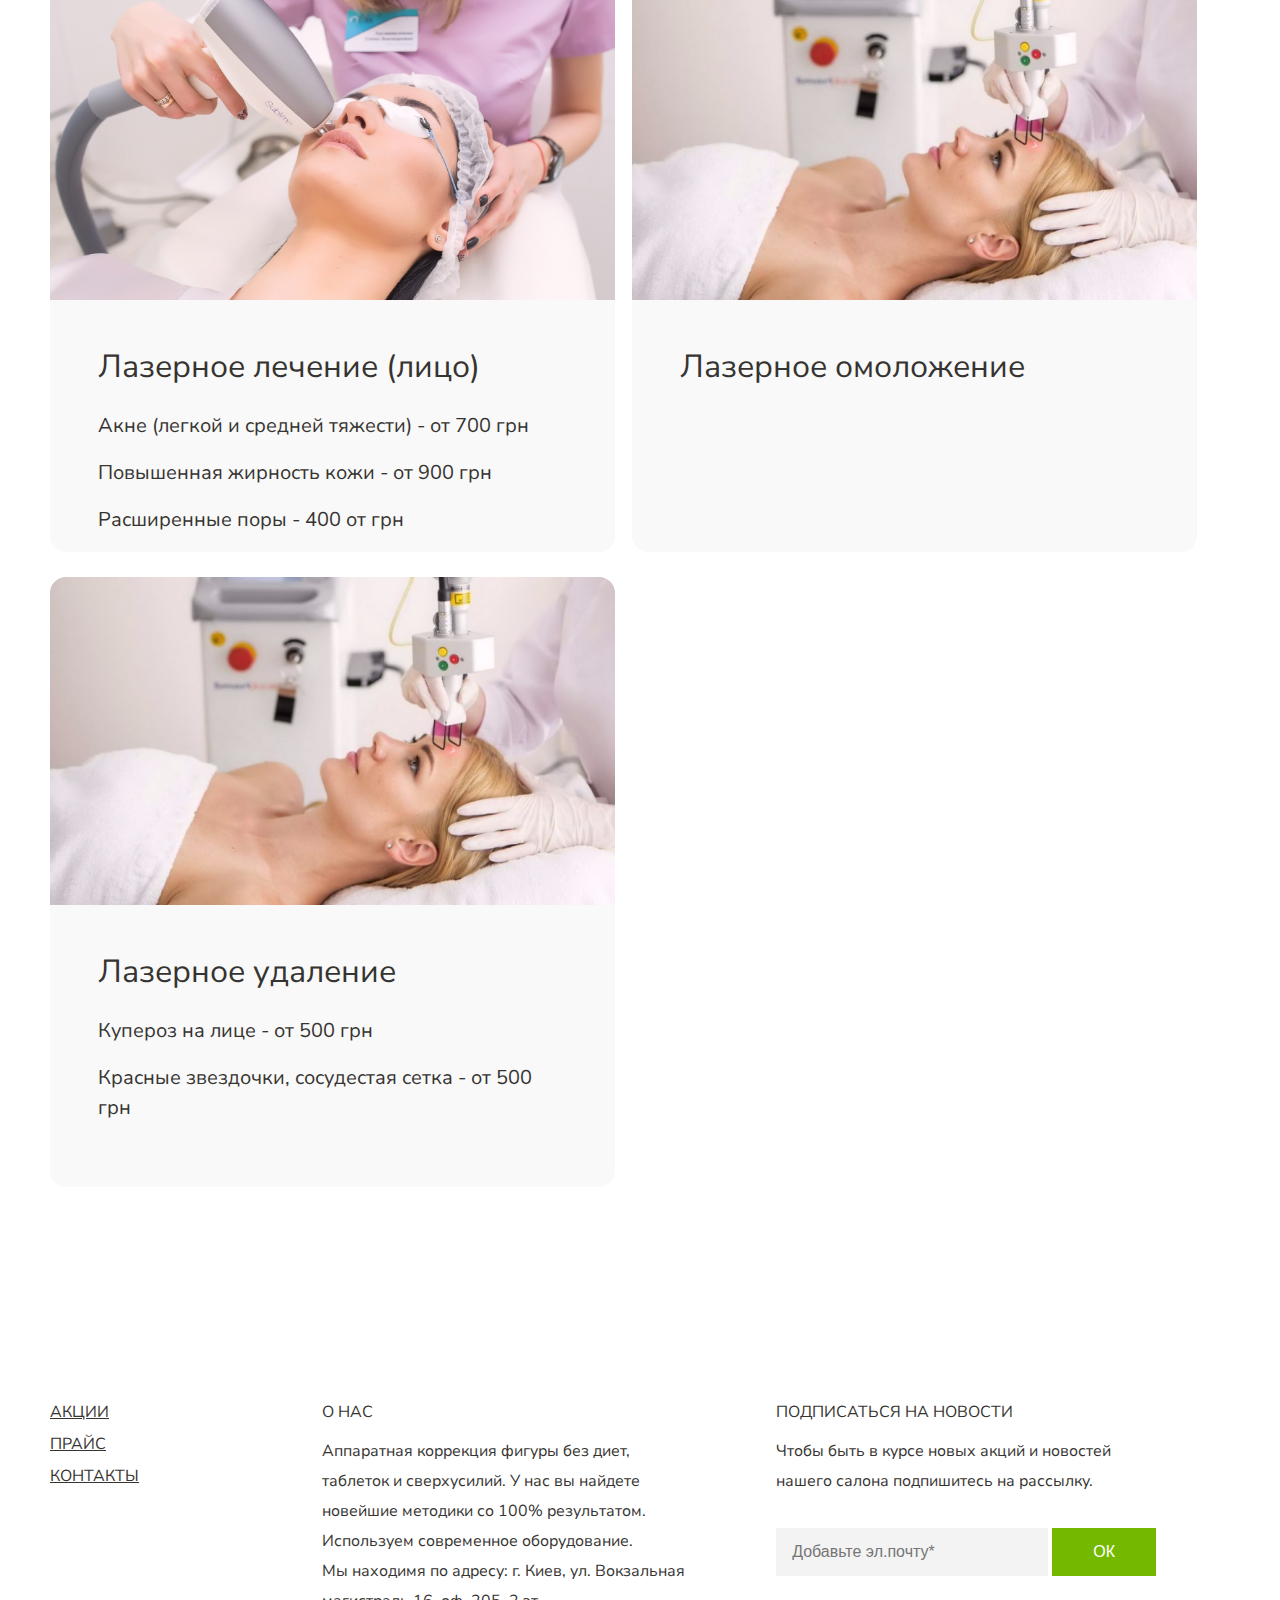
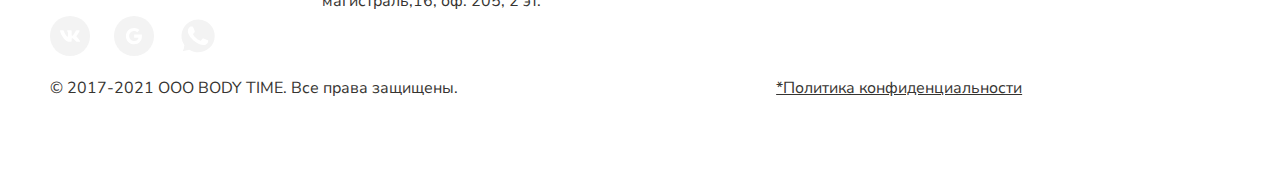
<file: services.html>
<!DOCTYPE html>
<html lang="ru">
<head>
    <meta charset="UTF-8">
    <meta http-equiv="X-UA-Compatible" content="IE=edge">
    <meta name="viewport" content="width=device-width, initial-scale=1.0">
    <link rel="shortcut icon" href="img/title.svg" type="image/x-icon">
    <link rel="stylesheet" href="styles/style.css">
    <title>Услуги</title>
</head>
<body>
    <nav class="nav">              
        <div class="container">
            <div class="nav__wrapper">
                
                    <a href="index.html" class="nav__logo">
                        <svg class="nav__logo-img" width="156" height="57" viewBox="0 0 156 57" fill="none" xmlns="http://www.w3.org/2000/svg">
                            <path d="M3.07715 12.2752H10.0872C11.2378 12.2752 12.1318 12.346 12.7691 12.4876C13.424 12.6292 14.0082 12.9036 14.5216 13.3107C15.7961 14.2666 16.4334 15.5501 16.4334 17.1609C16.4334 18.9843 15.6014 20.2765 13.9374 21.0377C14.9464 21.3209 15.7519 21.8963 16.3537 22.7637C16.9556 23.6311 17.2566 24.6489 17.2566 25.8173C17.2566 27.7114 16.5573 29.1895 15.1589 30.2517C14.6632 30.6234 14.0613 30.8889 13.3532 31.0483C12.6451 31.2076 11.6184 31.2872 10.2731 31.2872H3.07715V12.2752ZM5.73247 14.6649V20.188H10.22C11.3883 20.188 12.2469 19.9756 12.7956 19.5507C13.3621 19.1082 13.6453 18.4443 13.6453 17.5592C13.6453 16.5325 13.3621 15.7979 12.7956 15.3553C12.2469 14.8951 11.3086 14.6649 9.98098 14.6649H5.73247ZM5.73247 22.5778V28.8975H10.0341C11.3794 28.8975 12.4504 28.685 13.247 28.2602C14.0613 27.8176 14.4685 26.9856 14.4685 25.7642C14.4685 23.6399 13.07 22.5778 10.2731 22.5778H5.73247Z" fill="#363431"/>
                            <path d="M20.4377 21.9671C20.4377 19.9313 20.8095 18.1523 21.553 16.6299C22.3142 15.1075 23.4029 13.9392 24.819 13.1249C26.2352 12.3106 27.8726 11.9034 29.7314 11.9034C31.1298 11.9034 32.3867 12.1335 33.5019 12.5938C34.6349 13.0363 35.5996 13.6825 36.3962 14.5322C37.1928 15.3819 37.8035 16.3909 38.2284 17.5592C38.6532 18.7276 38.8657 20.0818 38.8657 21.6219C38.8657 23.4806 38.5028 25.18 37.777 26.7201C37.0689 28.2425 36.0068 29.4462 34.5906 30.3313C33.1921 31.1987 31.5193 31.6324 29.572 31.6324C27.6779 31.6324 26.0493 31.243 24.6863 30.4641C23.3232 29.6852 22.2699 28.5611 21.5264 27.0918C20.8006 25.6049 20.4377 23.8966 20.4377 21.9671ZM23.2258 21.914C23.2258 24.1444 23.8012 25.9235 24.9518 27.2512C26.1024 28.5788 27.6779 29.2426 29.6783 29.2426C31.6963 29.2426 33.2718 28.57 34.4047 27.2246C35.5554 25.8615 36.1307 23.994 36.1307 21.6219C36.1307 20.8784 36.0687 20.188 35.9448 19.5507C35.8209 18.8958 35.6262 18.285 35.3606 17.7186C34.8296 16.6033 34.0684 15.7536 33.0771 15.1695C32.1035 14.5853 30.9705 14.2932 29.6783 14.2932C27.6425 14.2932 26.0582 14.9747 24.9252 16.3378C23.7923 17.7009 23.2258 19.5596 23.2258 21.914Z" fill="#363431"/>
                            <path d="M43.5148 12.2752H49.9406C51.5338 12.2752 52.7376 12.3637 53.5519 12.5407C54.3839 12.7177 55.1451 13.0895 55.8354 13.6559C56.8445 14.4348 57.6411 15.5146 58.2252 16.8954C58.8094 18.2762 59.1015 19.8517 59.1015 21.6219C59.1015 23.0912 58.8802 24.4808 58.4376 25.7907C57.9951 27.1007 57.3755 28.1894 56.5789 29.0568C55.8 29.9065 54.9238 30.4906 53.9502 30.8093C52.9942 31.1279 51.7197 31.2872 50.1265 31.2872H43.5148V12.2752ZM46.1701 14.6649V28.8975H49.9672C51.7728 28.8975 53.0651 28.6231 53.8439 28.0743C55.5257 26.8529 56.3665 24.6843 56.3665 21.5688C56.3665 20.1349 56.1629 18.9135 55.7558 17.9044C55.3486 16.8777 54.7556 16.0988 53.9767 15.5678C53.0739 14.9659 51.7108 14.6649 49.8875 14.6649H46.1701Z" fill="#363431"/>
                            <path d="M61.087 12.2752H64.2202L69.8761 21.2767L75.346 12.2752H78.4793L71.2037 23.7727V31.2872H68.5218V23.7727L61.087 12.2752Z" fill="#363431"/>
                            <path d="M88.7228 12.2752H103.964V14.6649H97.6712V31.2872H94.9628V14.6649H88.7228V12.2752Z" fill="#363431"/>
                            <path d="M107.872 12.2752H110.527V31.2872H107.872V12.2752Z" fill="#363431"/>
                            <path d="M116.448 12.2752H120.218L125.051 28.154L129.857 12.2752H133.601V31.2872H130.919V16.0457L126.219 31.2872H123.75L119.103 15.9926V31.2872H116.448V12.2752Z" fill="#363431"/>
                            <path d="M139.571 12.2752H153.219V14.6649H142.226V20.2411H152.396V22.6309H142.226V28.8975H153.352V31.2872H139.571V12.2752Z" fill="#363431"/>
                            <path d="M3.03418 49.0513H8.15231V49.9475H4.02992V52.0385H7.84363V52.9347H4.02992V55.2847H8.2021V56.1808H3.03418V49.0513Z" fill="#363431"/>
                            <path d="M21.4933 49.0513H22.5389L25.088 56.1808H24.0026L23.2956 54.0599H20.5573L19.8105 56.1808H18.7451L21.4933 49.0513ZM21.9713 50.1367L20.8859 53.2533H23.0168L21.9713 50.1367Z" fill="#363431"/>
                            <path d="M35.5513 53.801H36.5968C36.5968 54.1528 36.6334 54.4217 36.7064 54.6076C36.7528 54.7735 36.8889 54.9328 37.1146 55.0855C37.4665 55.3046 37.9179 55.4141 38.4688 55.4141C38.8008 55.4141 39.1028 55.3676 39.375 55.2747C39.6471 55.1818 39.8496 55.049 39.9824 54.8764C40.1218 54.7038 40.1915 54.508 40.1915 54.2889C40.1915 53.9304 39.9027 53.645 39.3252 53.4326L37.1644 52.626C36.2749 52.3074 35.8301 51.7564 35.8301 50.9731C35.8301 50.6279 35.8998 50.3292 36.0392 50.0769C36.1786 49.818 36.3811 49.5956 36.6466 49.4098C36.8657 49.2571 37.1379 49.131 37.4631 49.0314C37.7619 48.9517 38.0672 48.9119 38.3792 48.9119C39.4347 48.9119 40.1915 49.2339 40.6495 49.8778C40.7557 50.0304 40.8354 50.213 40.8885 50.4254C40.9482 50.6379 40.9781 50.9001 40.9781 51.2121H39.9326C39.9326 50.847 39.8795 50.5748 39.7733 50.3956C39.6671 50.2362 39.4812 50.1002 39.2157 49.9873C38.9501 49.8678 38.6647 49.8081 38.3593 49.8081C37.9079 49.8081 37.5428 49.9143 37.264 50.1267C36.9918 50.3325 36.8557 50.5847 36.8557 50.8835C36.8557 51.0959 36.9088 51.2619 37.0151 51.3813C37.1213 51.4942 37.3171 51.6037 37.6025 51.7099L39.8828 52.5563C40.7856 52.8882 41.237 53.4293 41.237 54.1794C41.237 54.5113 41.1507 54.8266 40.9781 55.1253C40.8122 55.4241 40.5798 55.673 40.2811 55.8722C39.8629 56.1642 39.2455 56.3103 38.429 56.3103C37.4997 56.3103 36.786 56.1144 36.2882 55.7228C35.7969 55.3311 35.5513 54.7702 35.5513 54.04V53.801Z" fill="#363431"/>
                            <path d="M51.6107 49.0513H52.7857L54.9066 52.4269L56.9579 49.0513H58.1329L55.4045 53.3629V56.1808H54.3988V53.3629L51.6107 49.0513Z" fill="#363431"/>
                            <path d="M81.1821 53.801H82.2276C82.2276 54.1528 82.2641 54.4217 82.3372 54.6076C82.3836 54.7735 82.5197 54.9328 82.7454 55.0855C83.0972 55.3046 83.5486 55.4141 84.0996 55.4141C84.4315 55.4141 84.7336 55.3676 85.0058 55.2747C85.2779 55.1818 85.4804 55.049 85.6132 54.8764C85.7526 54.7038 85.8223 54.508 85.8223 54.2889C85.8223 53.9304 85.5335 53.645 84.956 53.4326L82.7952 52.626C81.9057 52.3074 81.4609 51.7564 81.4609 50.9731C81.4609 50.6279 81.5306 50.3292 81.67 50.0769C81.8094 49.818 82.0119 49.5956 82.2774 49.4098C82.4965 49.2571 82.7686 49.131 83.0939 49.0314C83.3926 48.9517 83.698 48.9119 84.01 48.9119C85.0655 48.9119 85.8223 49.2339 86.2803 49.8778C86.3865 50.0304 86.4662 50.213 86.5193 50.4254C86.579 50.6379 86.6089 50.9001 86.6089 51.2121H85.5634C85.5634 50.847 85.5103 50.5748 85.4041 50.3956C85.2978 50.2362 85.112 50.1002 84.8464 49.9873C84.5809 49.8678 84.2955 49.8081 83.9901 49.8081C83.5387 49.8081 83.1736 49.9143 82.8948 50.1267C82.6226 50.3325 82.4865 50.5847 82.4865 50.8835C82.4865 51.0959 82.5396 51.2619 82.6458 51.3813C82.7521 51.4942 82.9479 51.6037 83.2333 51.7099L85.5136 52.5563C86.4164 52.8882 86.8678 53.4293 86.8678 54.1794C86.8678 54.5113 86.7815 54.8266 86.6089 55.1253C86.4429 55.4241 86.2106 55.673 85.9119 55.8722C85.4937 56.1642 84.8763 56.3103 84.0598 56.3103C83.1304 56.3103 82.4168 56.1144 81.9189 55.7228C81.4277 55.3311 81.1821 54.7702 81.1821 54.04V53.801Z" fill="#363431"/>
                            <path d="M98.0978 49.0513H99.0936V51.9887H102.459V49.0513H103.455V56.1808H102.459V52.8849H99.0936V56.1808H98.0978V49.0513Z" fill="#363431"/>
                            <path d="M116.985 49.0513H118.03L120.58 56.1808H119.494L118.787 54.0599H116.049L115.302 56.1808H114.237L116.985 49.0513ZM117.463 50.1367L116.377 53.2533H118.508L117.463 50.1367Z" fill="#363431"/>
                            <path d="M131.481 49.0513H134.219C134.684 49.0513 135.059 49.0779 135.344 49.131C135.603 49.1907 135.826 49.2936 136.012 49.4396C136.536 49.818 136.798 50.3657 136.798 51.0826C136.798 51.5473 136.689 51.9556 136.47 52.3074C136.257 52.6526 135.952 52.8982 135.554 53.0442C135.295 53.1438 134.896 53.1936 134.359 53.1936H132.477V56.1808H131.481V49.0513ZM132.477 52.2974H134.03C134.588 52.2974 135.013 52.2244 135.305 52.0784C135.603 51.9257 135.753 51.607 135.753 51.1224C135.753 50.6777 135.617 50.3723 135.344 50.2064C135.072 50.0338 134.691 49.9475 134.199 49.9475H132.477V52.2974Z" fill="#363431"/>
                            <path d="M147.959 49.0513H153.077V49.9475H148.954V52.0385H152.768V52.9347H148.954V55.2847H153.127V56.1808H147.959V49.0513Z" fill="#363431"/>
                            <path d="M0 40.8298H156" stroke="#363431"/>
                            <path d="M0 1H156" stroke="#363431"/>
                            </svg>
                    </a>
                  
                  <input id="menu-toggle" type="checkbox" />
                  <label class='nav__button-container' for="menu-toggle">
                  <div class='nav__button'></div>
                </label>
                  <ul class="nav__menu">
                    <li class="nav__item nav__item-top">
                        <a href="services.html" class="btn-2 nav__link">Наши услуги</a>
                    </li>
                    <li class="nav__item">
                        <a href="sales.html" class="nav__link">Акции</a>
                    </li>
                    <li class="nav__item nav__item-bottom">
                        <a href="contacts.html" class="nav__link">Контакты</a>
                    </li>
                  </ul>
                  <a href="tel:+38011111111"  class="nav__tel">
                    <svg class="nav__tel_img" width="20" height="20" viewBox="0 0 20 20" fill="none" xmlns="http://www.w3.org/2000/svg">
                        <path d="M13.249 14.1115L14.929 12.4315C15.1539 12.2066 15.4398 12.0526 15.7514 11.9886C16.063 11.9246 16.3865 11.9534 16.6818 12.0715L18.7278 12.8905C19.0293 13.0112 19.2878 13.2194 19.4699 13.4884C19.652 13.7573 19.7493 14.0747 19.7493 14.3995V18.1203C19.7498 18.3414 19.7052 18.5603 19.6182 18.7636C19.5312 18.9669 19.4036 19.1504 19.2432 19.3026C19.0829 19.4549 18.8931 19.5729 18.6856 19.6493C18.478 19.7257 18.2571 19.7589 18.0363 19.747C3.69478 18.8545 0.798282 6.70751 0.260532 2.05601C0.234487 1.8286 0.256881 1.59826 0.326242 1.38013C0.395603 1.16201 0.510358 0.961036 0.66296 0.790439C0.815562 0.619842 1.00255 0.483486 1.21163 0.39034C1.42071 0.297193 1.64714 0.249367 1.87603 0.250006H5.53078C5.85558 0.249996 6.17294 0.347305 6.44191 0.529381C6.71088 0.711457 6.91912 0.969947 7.03978 1.27151L7.85803 3.31751C7.97612 3.61284 8.00495 3.93633 7.94096 4.24788C7.87697 4.55944 7.72296 4.84538 7.49803 5.07026L5.81803 6.75026C5.81803 6.75026 6.74953 13.2993 13.249 14.1115Z" fill="#363431"/>
                        </svg>
                      <span class="nav__tel-num">+38 (066)-111-11-11</span>  
                </a>
            </div>
        </div>
        
    </nav>
    <main>
        <section class="servises">
            <h1 class="servises__h1">Наши услуги</h1>
            <div class="container">
                <div class="servises__btns">
                    <div data-filter="all" class="servises__btn">Все услуги</div>
                    <div data-filter="body" class="servises__btn">Уход за телом</div>
                    <div data-filter="face" class="servises__btn">Уход за лицом</div>
                    <div data-filter="eyelashes" class="servises__btn">Ресницы</div>
                    <div data-filter="epilation" class="servises__btn">Эпиляция</div>
                </div>
                <div class="servises__wrapper">
                </div>
            </div>
           
        </section>
    </main>
    <footer class="footer">
        <div class="container footer__container">
            <div class="footer__links">
                <a href="sales.html" class="footer__link">Акции</a>
                <a href="services.html" class="footer__link">Прайс</a>
                <a href="contacts.html" class="footer__link">Контакты</a>
            </div>
            <div class="footer__info">
                <h5 class="footer__title">О нас</h5>
                <p class="footer__txt">Аппаратная коррекция фигуры без диет, таблеток и сверхусилий. У нас вы найдете новейшие методики со 100% результатом. Используем современное оборудование.</p>
                <p class="footer__txt">Мы находимя по адресу: г. Киев, ул. Вокзальная магистраль,16, оф. 205, 2 эт.</p>
            </div>
            <div class="footer__form">
                <form action="email" name="email">
                    <label for="email" class="footer__form_title">ПОДПИСАТЬСЯ НА НОВОСТИ</label>
                    <p class="footer__txt">Чтобы быть в курсе новых акций 
                        и новостей нашего салона подпишитесь 
                        на рассылку.</p>
                    <input class="footer__form_input" type="email" name="email" id="email" placeholder="Добавьте эл.почту*">
                    <input type="button" class="footer__form_btn" value="ОК">
                </form>
            </div>
            <div class="footer__media">
                <div class="footer__media-container">
                    <a href="#" class="footer__media-link">
                        <svg class="footer__media-link_svg" width="40" height="40" viewBox="0 0 40 40" fill="none" xmlns="http://www.w3.org/2000/svg">
                            <circle cx="20" cy="20" r="20" fill="#F3F3F3"/>
                            <path fill-rule="evenodd" clip-rule="evenodd" d="M29.5417 14.9567C29.68 14.5017 29.5417 14.1667 28.8792 14.1667H26.6917C26.135 14.1667 25.8783 14.4559 25.7392 14.7751C25.7392 14.7751 24.6267 17.4384 23.0508 19.1684C22.5408 19.6701 22.3092 19.8292 22.0308 19.8292C21.8917 19.8292 21.6825 19.6701 21.6825 19.2142V14.9567C21.6825 14.4101 21.5292 14.1667 21.0658 14.1667H17.6258C17.2783 14.1667 17.0692 14.4201 17.0692 14.6609C17.0692 15.1784 17.8575 15.2984 17.9383 16.7551V19.9201C17.9383 20.6143 17.8108 20.7401 17.5325 20.7401C16.7908 20.7401 14.9867 18.0642 13.9158 15.0026C13.7083 14.4067 13.4983 14.1667 12.9392 14.1667H10.75C10.125 14.1667 10 14.4559 10 14.7751C10 15.3434 10.7417 18.1667 13.4542 21.9009C15.2625 24.4509 17.8083 25.8334 20.1275 25.8334C21.5183 25.8334 21.69 25.5268 21.69 24.9976V23.0701C21.69 22.4559 21.8217 22.3334 22.2625 22.3334C22.5875 22.3334 23.1433 22.4934 24.4417 23.7226C25.925 25.1801 26.1692 25.8334 27.0042 25.8334H29.1917C29.8167 25.8334 30.13 25.5268 29.95 24.9201C29.7517 24.3168 29.0433 23.4409 28.1042 22.4018C27.5942 21.8101 26.8292 21.1726 26.5967 20.8534C26.2725 20.4442 26.365 20.2617 26.5967 19.8976C26.5967 19.8976 29.2633 16.2092 29.5408 14.9567H29.5417Z" fill="white"/>
                            </svg>
                    </a>
                    <a href="#" class="footer__media-link">
                        <svg class="footer__media-link_svg" width="40" height="40" viewBox="0 0 40 40" fill="none" xmlns="http://www.w3.org/2000/svg">
                            <circle cx="20" cy="20" r="20" fill="#F3F3F3"/>
                            <path d="M27.7942 18.54C27.8967 19.0892 27.9525 19.6633 27.9525 20.2625C27.9525 24.9492 24.8158 28.2817 20.0783 28.2817C19.001 28.282 17.9341 28.07 16.9387 27.6579C15.9432 27.2458 15.0388 26.6415 14.277 25.8797C13.5152 25.1179 12.9109 24.2134 12.4988 23.218C12.0866 22.2226 11.8747 21.1557 11.875 20.0783C11.8747 19.001 12.0866 17.9341 12.4988 16.9387C12.9109 15.9432 13.5152 15.0388 14.277 14.277C15.0388 13.5152 15.9432 12.9109 16.9387 12.4988C17.9341 12.0866 19.001 11.8747 20.0783 11.875C22.2933 11.875 24.1442 12.69 25.5642 14.0133L23.2517 16.3258V16.32C22.3908 15.5 21.2983 15.0792 20.0783 15.0792C17.3717 15.0792 15.1717 17.3658 15.1717 20.0733C15.1717 22.78 17.3717 25.0717 20.0783 25.0717C22.5342 25.0717 24.2058 23.6675 24.5492 21.7392H20.0783V18.54H27.795H27.7942Z" fill="white"/>
                            </svg>
                    </a>
                    <a href="#" class="footer__media-link">
                        <svg class="footer__media-link_svg" width="40" height="40" viewBox="0 0 40 40" fill="none" xmlns="http://www.w3.org/2000/svg">
                            <path d="M11.032 35.7477L11.7143 36.085C14.5578 37.7712 17.7422 38.5581 20.9268 38.5581C30.9352 38.5581 39.1239 30.4643 39.1239 20.5718C39.1239 15.8504 37.1903 11.2414 33.7785 7.86891C30.3665 4.49642 25.8171 2.58545 20.9268 2.58545C10.9183 2.58545 2.72947 10.6793 2.84327 20.6843C2.84327 24.0566 3.86686 27.3168 5.57279 30.127L6.02768 30.8016L4.20811 37.4341L11.032 35.7477Z" fill="#F3F3F3"/>
                            <g filter="url(#filter0_d_130_2501)">
                            <path d="M34.3438 5.83783C30.625 2.05412 25.4844 0 20.2344 0C9.07825 0 0.109444 8.97294 0.218732 19.8918C0.218732 23.3513 1.20311 26.7028 2.84383 29.7297L0 40L10.6094 37.2973C13.5625 38.919 16.8436 39.6758 20.1251 39.6758C31.1719 39.6758 40.1407 30.7027 40.1407 19.784C40.1407 14.4865 38.0625 9.51351 34.3439 5.83783H34.3438ZM20.2344 36.3245C17.2813 36.3245 14.3281 35.5678 11.8125 34.0543L11.1563 33.7299L4.81258 35.3515L6.45315 29.1894L6.01568 28.5407C1.20311 20.8651 3.50003 10.7027 11.375 5.94585C19.25 1.18917 29.4219 3.45949 34.2345 11.2433C39.0469 19.027 36.75 29.0811 28.8752 33.838C26.3593 35.4595 23.2969 36.3243 20.2344 36.3243V36.3245ZM29.8594 24.3246L28.6563 23.784C28.6563 23.784 26.9064 23.0272 25.8126 22.4867C25.7031 22.4867 25.5939 22.3785 25.4844 22.3785C25.1562 22.3785 24.9375 22.4867 24.7188 22.5948C24.7188 22.5948 24.6095 22.7029 23.0782 24.4326C22.9688 24.6488 22.75 24.757 22.5313 24.757H22.4219C22.3126 24.757 22.0938 24.6488 21.9844 24.5408L21.4375 24.3246C20.2344 23.784 19.1407 23.1353 18.2656 22.2705C18.0469 22.0543 17.7187 21.8381 17.5 21.6219C16.7343 20.8651 15.9687 20.0002 15.422 19.0272L15.3125 18.811C15.2032 18.7028 15.2032 18.5948 15.0938 18.3786C15.0938 18.1624 15.0938 17.9462 15.2032 17.838C15.2032 17.838 15.6407 17.2974 15.9687 16.9732C16.1876 16.7569 16.2969 16.4326 16.5156 16.2164C16.7343 15.8921 16.8438 15.4597 16.7343 15.1353C16.6251 14.5947 15.3125 11.6758 14.9845 11.0272C14.7656 10.7028 14.547 10.5948 14.2188 10.4866H13.0157C12.7969 10.4866 12.5783 10.5948 12.3594 10.5948L12.2499 10.7028C12.0312 10.811 11.8125 11.0272 11.5937 11.1352C11.375 11.3516 11.2656 11.5676 11.0468 11.784C10.2812 12.757 9.84373 13.9461 9.84373 15.1353C9.84373 16.0001 10.0625 16.865 10.3906 17.6218L10.5001 17.9462C11.4845 20.0002 12.7969 21.8381 14.547 23.4596L14.9845 23.892C15.3125 24.2164 15.6407 24.4326 15.8594 24.7568C18.1563 26.7029 20.7813 28.1083 23.7344 28.8651C24.0626 28.9731 24.5 28.9731 24.8282 29.0813H25.9219C26.4688 29.0813 27.125 28.8651 27.5626 28.6489C27.8906 28.4327 28.1094 28.4327 28.3281 28.2165L28.547 28.0001C28.7657 27.7839 28.9844 27.6759 29.2032 27.4597C29.4219 27.2435 29.6406 27.0273 29.7501 26.811C29.9688 26.3786 30.0781 25.838 30.1876 25.2976V24.5408C30.1876 24.5408 30.0781 24.4326 29.8594 24.3246Z" fill="white"/>
                            </g>
                            <defs>
                            <filter id="filter0_d_130_2501" x="-1" y="-1" width="42.1407" height="42" filterUnits="userSpaceOnUse" color-interpolation-filters="sRGB">
                            <feFlood flood-opacity="0" result="BackgroundImageFix"/>
                            <feColorMatrix in="SourceAlpha" type="matrix" values="0 0 0 0 0 0 0 0 0 0 0 0 0 0 0 0 0 0 127 0" result="hardAlpha"/>
                            <feOffset/>
                            <feGaussianBlur stdDeviation="0.5"/>
                            <feComposite in2="hardAlpha" operator="out"/>
                            <feColorMatrix type="matrix" values="0 0 0 0 0 0 0 0 0 0 0 0 0 0 0 0 0 0 0.1 0"/>
                            <feBlend mode="normal" in2="BackgroundImageFix" result="effect1_dropShadow_130_2501"/>
                            <feBlend mode="normal" in="SourceGraphic" in2="effect1_dropShadow_130_2501" result="shape"/>
                            </filter>
                            </defs>
                            </svg>
                    </a>
                </div>
                <p class="footer__media-txt">© 2017-2021 ООО BODY TIME. Все права защищены.</p>
            </div>
            <div class="footer__conf">
                <a class="footer__conf-txt" href="#">*Политика конфиденциальности</a>
            </div>
        </div>
    </footer>

    <script src="scripts/page-servises.js"></script>
    <script src="scripts/footer.js"></script>
</body>
</html>
</file>
<file: styles/style.css>
@import url("https://fonts.googleapis.com/css2?family=Nunito+Sans:ital,wght@0,200;0,300;0,400;0,600;0,700;1,700;1,800&display=swap");
@import url("https://fonts.googleapis.com/css2?family=Open+Sans:ital,wght@1,600&display=swap");
html, body, div, span, applet, object, iframe,
h1, h2, h3, h4, h5, h6, p, blockquote, pre,
a, abbr, acronym, address, big, cite, code,
del, dfn, em, img, ins, kbd, q, s, samp,
small, strike, strong, sub, sup, tt, var,
b, u, i, center,
dl, dt, dd, ol, ul, li,
fieldset, form, label, legend,
table, caption, tbody, tfoot, thead, tr, th, td,
article, aside, canvas, details, embed,
figure, figcaption, footer, header, hgroup,
menu, nav, output, ruby, section, summary,
time, mark, audio, video {
  margin: 0;
  padding: 0;
  border: 0;
  font-size: 100%;
  font: inherit;
  vertical-align: baseline;
}

/* make sure to set some focus styles for accessibility */
:focus {
  outline: 0;
}

/* HTML5 display-role reset for older browsers */
article, aside, details, figcaption, figure,
footer, header, hgroup, menu, nav, section {
  display: block;
}

body {
  line-height: 1;
}

ol, ul {
  list-style: none;
}

blockquote, q {
  quotes: none;
}

blockquote:before, blockquote:after,
q:before, q:after {
  content: '';
  content: none;
}

table {
  border-collapse: collapse;
  border-spacing: 0;
}

input[type=search]::-webkit-search-cancel-button,
input[type=search]::-webkit-search-decoration,
input[type=search]::-webkit-search-results-button,
input[type=search]::-webkit-search-results-decoration {
  -webkit-appearance: none;
  -moz-appearance: none;
}

input[type=search] {
  -webkit-appearance: none;
  -moz-appearance: none;
  -webkit-box-sizing: content-box;
  box-sizing: content-box;
}

textarea {
  overflow: auto;
  vertical-align: top;
  resize: vertical;
}

/**
 * Correct `inline-block` display not defined in IE 6/7/8/9 and Firefox 3.
 */
audio,
canvas,
video {
  display: inline-block;
  *display: inline;
  *zoom: 1;
  max-width: 100%;
}

/**
 * Prevent modern browsers from displaying `audio` without controls.
 * Remove excess height in iOS 5 devices.
 */
audio:not([controls]) {
  display: none;
  height: 0;
}

/**
 * Address styling not present in IE 7/8/9, Firefox 3, and Safari 4.
 * Known issue: no IE 6 support.
 */
[hidden] {
  display: none;
}

/**
 * 1. Correct text resizing oddly in IE 6/7 when body `font-size` is set using
 *    `em` units.
 * 2. Prevent iOS text size adjust after orientation change, without disabling
 *    user zoom.
 */
html {
  font-size: 100%;
  /* 1 */
  -webkit-text-size-adjust: 100%;
  /* 2 */
  -ms-text-size-adjust: 100%;
  /* 2 */
}

/**
 * Address `outline` inconsistency between Chrome and other browsers.
 */
a:focus {
  outline: thin dotted;
}

/**
 * Improve readability when focused and also mouse hovered in all browsers.
 */
a:active,
a:hover {
  outline: 0;
}

/**
 * 1. Remove border when inside `a` element in IE 6/7/8/9 and Firefox 3.
 * 2. Improve image quality when scaled in IE 7.
 */
img {
  border: 0;
  /* 1 */
  -ms-interpolation-mode: bicubic;
  /* 2 */
}

/**
 * Address margin not present in IE 6/7/8/9, Safari 5, and Opera 11.
 */
figure {
  margin: 0;
}

/**
 * Correct margin displayed oddly in IE 6/7.
 */
form {
  margin: 0;
}

/**
 * Define consistent border, margin, and padding.
 */
fieldset {
  border: 1px solid #c0c0c0;
  margin: 0 2px;
  padding: 0.35em 0.625em 0.75em;
}

/**
 * 1. Correct color not being inherited in IE 6/7/8/9.
 * 2. Correct text not wrapping in Firefox 3.
 * 3. Correct alignment displayed oddly in IE 6/7.
 */
legend {
  border: 0;
  /* 1 */
  padding: 0;
  white-space: normal;
  /* 2 */
  *margin-left: -7px;
  /* 3 */
}

/**
 * 1. Correct font size not being inherited in all browsers.
 * 2. Address margins set differently in IE 6/7, Firefox 3+, Safari 5,
 *    and Chrome.
 * 3. Improve appearance and consistency in all browsers.
 */
button,
input,
select,
textarea {
  font-size: 100%;
  /* 1 */
  margin: 0;
  /* 2 */
  vertical-align: baseline;
  /* 3 */
  *vertical-align: middle;
  /* 3 */
}

/**
 * Address Firefox 3+ setting `line-height` on `input` using `!important` in
 * the UA stylesheet.
 */
button,
input {
  line-height: normal;
}

/**
 * Address inconsistent `text-transform` inheritance for `button` and `select`.
 * All other form control elements do not inherit `text-transform` values.
 * Correct `button` style inheritance in Chrome, Safari 5+, and IE 6+.
 * Correct `select` style inheritance in Firefox 4+ and Opera.
 */
button,
select {
  text-transform: none;
}

/**
 * 1. Avoid the WebKit bug in Android 4.0.* where (2) destroys native `audio`
 *    and `video` controls.
 * 2. Correct inability to style clickable `input` types in iOS.
 * 3. Improve usability and consistency of cursor style between image-type
 *    `input` and others.
 * 4. Remove inner spacing in IE 7 without affecting normal text inputs.
 *    Known issue: inner spacing remains in IE 6.
 */
button,
html input[type="button"],
input[type="reset"],
input[type="submit"] {
  -webkit-appearance: button;
  /* 2 */
  cursor: pointer;
  /* 3 */
  *overflow: visible;
  /* 4 */
}

/**
 * Re-set default cursor for disabled elements.
 */
button[disabled],
html input[disabled] {
  cursor: default;
}

/**
 * 1. Address box sizing set to content-box in IE 8/9.
 * 2. Remove excess padding in IE 8/9.
 * 3. Remove excess padding in IE 7.
 *    Known issue: excess padding remains in IE 6.
 */
input[type="checkbox"],
input[type="radio"] {
  -webkit-box-sizing: border-box;
          box-sizing: border-box;
  /* 1 */
  padding: 0;
  /* 2 */
  *height: 13px;
  /* 3 */
  *width: 13px;
  /* 3 */
}

/**
 * 1. Address `appearance` set to `searchfield` in Safari 5 and Chrome.
 * 2. Address `box-sizing` set to `border-box` in Safari 5 and Chrome
 *    (include `-moz` to future-proof).
 */
input[type="search"] {
  -webkit-appearance: textfield;
  /* 1 */
  -webkit-box-sizing: content-box;
  /* 2 */
  box-sizing: content-box;
}

/**
 * Remove inner padding and search cancel button in Safari 5 and Chrome
 * on OS X.
 */
input[type="search"]::-webkit-search-cancel-button,
input[type="search"]::-webkit-search-decoration {
  -webkit-appearance: none;
}

/**
 * Remove inner padding and border in Firefox 3+.
 */
button::-moz-focus-inner,
input::-moz-focus-inner {
  border: 0;
  padding: 0;
}

/**
 * 1. Remove default vertical scrollbar in IE 6/7/8/9.
 * 2. Improve readability and alignment in all browsers.
 */
textarea {
  overflow: auto;
  /* 1 */
  vertical-align: top;
  /* 2 */
}

/**
 * Remove most spacing between table cells.
 */
table {
  border-collapse: collapse;
  border-spacing: 0;
}

html,
button,
input,
select,
textarea {
  color: #222;
}

::-moz-selection {
  background: #b3d4fc;
  text-shadow: none;
}

::selection {
  background: #b3d4fc;
  text-shadow: none;
}

img {
  vertical-align: middle;
}

fieldset {
  border: 0;
  margin: 0;
  padding: 0;
}

textarea {
  resize: vertical;
}

.chromeframe {
  margin: 0.2em 0;
  background: #ccc;
  color: #000;
  padding: 0.2em 0;
}

body {
  font-family: 'Nunito Sans', sans-serif;
  font-weight: 400;
}

.container {
  width: 1580px;
  margin: 0 auto;
}

@media (min-width: 1441px) and (max-width: 1600px) {
  .container {
    width: 1400px;
  }
}

@media (min-width: 1200px) and (max-width: 1440px) {
  .container {
    width: 1180px;
  }
}

@media (min-width: 992px) and (max-width: 1199px) {
  .container {
    width: 980px;
  }
}

@media (min-width: 768px) and (max-width: 991px) {
  .container {
    width: 760px;
  }
}

@media (min-width: 480px) and (max-width: 767px) {
  .container {
    width: 470px;
  }
}

@media (min-width: 320px) and (max-width: 479px) {
  .container {
    width: 320px;
  }
}

.main-container {
  width: 1330px;
  margin: 0 auto;
}

@media (min-width: 1200px) and (max-width: 1440px) {
  .main-container {
    width: 1140px;
  }
}

@media (min-width: 992px) and (max-width: 1199px) {
  .main-container {
    width: 920px;
  }
}

@media (min-width: 768px) and (max-width: 991px) {
  .main-container {
    width: 720px;
  }
}

@media (min-width: 480px) and (max-width: 767px) {
  .main-container {
    width: 470px;
  }
}

@media (min-width: 320px) and (max-width: 479px) {
  .main-container {
    width: 320px;
  }
}

.title {
  font-size: 48px;
  line-height: 46px;
  text-align: center;
  margin-bottom: 80px;
}

@media (min-width: 320px) and (max-width: 479px) {
  .title {
    margin-bottom: 40px;
  }
}

.header {
  width: 100%;
  height: 840px;
  -webkit-box-sizing: border-box;
          box-sizing: border-box;
  background-image: url(../img/header.png);
  background-size: cover;
  background-repeat: no-repeat;
  background-position: center;
  background-attachment: fixed;
  padding: 155px 0;
  color: #FFFFFF;
  text-align: center;
}

@media (min-width: 768px) and (max-width: 991px) {
  .header {
    height: 700px;
  }
}

@media (min-width: 480px) and (max-width: 767px) {
  .header {
    min-height: 500px;
    height: auto;
    padding: 55px 0;
  }
}

@media (min-width: 320px) and (max-width: 479px) {
  .header {
    min-height: 460px;
    height: auto;
    padding: 45px 0;
  }
}

.header__box {
  width: 784px;
  margin: 0 auto;
}

@media (min-width: 768px) and (max-width: 991px) {
  .header__box {
    width: 550px;
  }
}

@media (min-width: 480px) and (max-width: 767px) {
  .header__box {
    width: 400px;
  }
}

@media (min-width: 320px) and (max-width: 479px) {
  .header__box {
    width: 290px;
  }
}

.header__title {
  font-family: 'Open Sans', sans-serif;
  font-weight: 600;
  font-style: italic;
  font-size: 56px;
  line-height: 130%;
  margin-bottom: 40px;
}

@media (min-width: 480px) and (max-width: 767px) {
  .header__title {
    font-size: 42px;
    line-height: 130%;
    margin-bottom: 30px;
  }
}

@media (min-width: 320px) and (max-width: 479px) {
  .header__title {
    font-size: 38px;
    line-height: 130%;
    margin-bottom: 30px;
  }
}

.header__line {
  width: 120px;
  height: 1px;
  border-bottom: 2px solid #FFFFFF;
  margin: 0 auto;
  margin-bottom: 40px;
}

.header__text {
  font-weight: 400;
  font-size: 24px;
  line-height: 25px;
  font-style: italic;
  margin-bottom: 80px;
}

@media (min-width: 320px) and (max-width: 479px) {
  .header__text {
    font-size: 21px;
    margin-bottom: 60px;
  }
}

.header__btn-wrapper {
  display: block;
  text-decoration: none;
  width: 240px;
  height: 64px;
  margin: 0 auto;
}

@media (min-width: 480px) and (max-width: 767px) {
  .header__btn-wrapper {
    width: 180px;
    height: 54px;
  }
}

@media (min-width: 320px) and (max-width: 479px) {
  .header__btn-wrapper {
    width: 170px;
    height: 40px;
  }
}

.header__btn:hover {
  -webkit-box-shadow: 1px 2px 21px 2px #f7f7f7b8;
          box-shadow: 1px 2px 21px 2px #f7f7f7b8;
}

@media (min-width: 480px) and (max-width: 767px) {
  .header__btn:hover {
    width: 180px;
    height: 54px;
  }
}

@media (min-width: 320px) and (max-width: 479px) {
  .header__btn:hover {
    width: 170px;
    height: 40px;
  }
}

.header__btn {
  width: 240px;
  height: 64px;
  border: 1px solid #FFFFFF;
  border-radius: 8px;
  -webkit-box-sizing: border-box;
          box-sizing: border-box;
  padding: 20px 0;
  color: #FFFFFF;
  font-size: 18px;
  line-height: 18px;
}

@media (min-width: 480px) and (max-width: 767px) {
  .header__btn {
    width: 180px;
    height: 54px;
    padding: 17px 0;
  }
}

@media (min-width: 320px) and (max-width: 479px) {
  .header__btn {
    width: 170px;
    height: 40px;
    padding: 10px 0;
  }
}

.nav {
  padding: 32px 0;
  -webkit-box-shadow: 0px 1px 8px rgba(0, 0, 0, 0.1);
          box-shadow: 0px 1px 8px rgba(0, 0, 0, 0.1);
  background: #FFFFFF;
}

.nav__wrapper {
  display: -webkit-box;
  display: -ms-flexbox;
  display: flex;
  -webkit-box-orient: horizontal;
  -webkit-box-direction: normal;
      -ms-flex-direction: row;
          flex-direction: row;
  -webkit-box-pack: justify;
      -ms-flex-pack: justify;
          justify-content: space-between;
  -webkit-box-align: center;
      -ms-flex-align: center;
          align-items: center;
}

.nav__menu {
  display: -webkit-box;
  display: -ms-flexbox;
  display: flex;
  -webkit-box-orient: horizontal;
  -webkit-box-direction: normal;
      -ms-flex-direction: row;
          flex-direction: row;
}

.nav__menu > .nav__item {
  overflow: hidden;
  margin: 0 30px;
}

.nav__link {
  text-decoration: none;
  font-size: 16px;
  line-height: 16px;
  color: #363431;
  font-size: 20px;
  cursor: pointer;
  line-height: 45px;
  max-width: 200px;
  text-decoration: none;
  width: 100%;
  letter-spacing: 0;
}

body.mouse .nav__link:hover {
  color: #828282;
}

.nav__link:after {
  -webkit-backface-visibility: hidden;
          backface-visibility: hidden;
  border: 1px solid rgba(199, 223, 158, 0);
  bottom: 0px;
  content: " ";
  display: block;
  margin: 0 auto;
  position: relative;
  -webkit-transition: all 280ms ease-in-out;
  transition: all 280ms ease-in-out;
  width: 0;
}

.nav__link:hover:after {
  -webkit-backface-visibility: hidden;
          backface-visibility: hidden;
  border-color: #C7DF9E;
  -webkit-transition: width 350ms ease-in-out;
  transition: width 350ms ease-in-out;
  width: 100%;
}

.nav__tel {
  text-decoration: none;
  font-size: 16px;
  line-height: 16px;
  color: #363431;
  font-size: 20px;
}

.nav__tel_img {
  margin-right: 11px;
}

.nav__button-container {
  display: none;
  width: 30px;
  cursor: pointer;
  -webkit-box-orient: vertical;
  -webkit-box-direction: normal;
      -ms-flex-direction: column;
          flex-direction: column;
  -webkit-box-pack: center;
      -ms-flex-pack: center;
          justify-content: center;
  -webkit-box-align: center;
      -ms-flex-align: center;
          align-items: center;
}

.nav #menu-toggle {
  display: none;
}

.nav__button, .nav__button::before, .nav__button::after {
  display: block;
  background-color: #828282;
  position: absolute;
  height: 4px;
  width: 30px;
  -webkit-transition: -webkit-transform 400ms cubic-bezier(0.23, 1, 0.32, 1);
  transition: -webkit-transform 400ms cubic-bezier(0.23, 1, 0.32, 1);
  transition: transform 400ms cubic-bezier(0.23, 1, 0.32, 1);
  transition: transform 400ms cubic-bezier(0.23, 1, 0.32, 1), -webkit-transform 400ms cubic-bezier(0.23, 1, 0.32, 1);
  border-radius: 2px;
}

.nav__button::before {
  content: '';
  margin-top: -8px;
}

.nav__button::after {
  content: '';
  margin-top: 8px;
}

.nav #menu-toggle:checked + .nav__button-container .nav__button::before {
  margin-top: 0px;
  -webkit-transform: rotate(405deg);
          transform: rotate(405deg);
}

.nav #menu-toggle:checked + .nav__button-container .nav__button {
  background: rgba(255, 255, 255, 0);
}

.nav #menu-toggle:checked + .nav__button-container .nav__button::after {
  margin-top: 0px;
  -webkit-transform: rotate(-405deg);
          transform: rotate(-405deg);
}

@media (min-width: 768px) and (max-width: 991px) {
  .nav__tel-num {
    display: none;
  }
}

@media (min-width: 480px) and (max-width: 767px) {
  .nav {
    padding: 6px 0 26px 0;
  }
  .nav__logo-img {
    margin-top: 18px;
    width: 130px;
  }
  .nav__tel-num {
    display: none;
  }
  .nav__tel_img {
    position: absolute;
    right: 120px;
  }
  .nav__button-container {
    display: -webkit-box;
    display: -ms-flexbox;
    display: flex;
    position: absolute;
    top: 55px;
    right: 50px;
  }
  .nav__menu {
    z-index: 1;
    position: absolute;
    top: 48px;
    margin-top: 60px;
    left: 0;
    -webkit-box-orient: vertical;
    -webkit-box-direction: normal;
        -ms-flex-direction: column;
            flex-direction: column;
    width: 100%;
    -webkit-box-pack: center;
        -ms-flex-pack: center;
            justify-content: center;
    -webkit-box-align: center;
        -ms-flex-align: center;
            align-items: center;
    background: #FFFFFF;
    -webkit-box-shadow: 8px 8px 30px -20px #ccc;
            box-shadow: 8px 8px 30px -20px #ccc;
  }
  .nav #menu-toggle ~ .nav__menu li {
    height: 0;
    margin: 0;
    padding: 0;
    border: 0;
  }
  .nav #menu-toggle:checked ~ .nav__menu li {
    height: 60px;
    border-top: 1px solid #828282;
  }
  .nav__menu > li {
    margin: 0;
    padding: 0 0 0 70px;
  }
}

@media (min-width: 320px) and (max-width: 479px) {
  .nav {
    padding: 26px 0;
  }
  .nav__logo-img {
    width: 130px;
  }
  .nav__tel-num {
    display: none;
  }
  .nav__tel_img {
    position: absolute;
    right: 85px;
    top: 45px;
  }
  .nav__button-container {
    display: -webkit-box;
    display: -ms-flexbox;
    display: flex;
    position: absolute;
    top: 55px;
    right: 35px;
  }
  .nav__menu {
    z-index: 1;
    position: absolute;
    top: 50px;
    margin-top: 60px;
    left: 0;
    -webkit-box-orient: vertical;
    -webkit-box-direction: normal;
        -ms-flex-direction: column;
            flex-direction: column;
    width: 100%;
    -webkit-box-pack: center;
        -ms-flex-pack: center;
            justify-content: center;
    -webkit-box-align: center;
        -ms-flex-align: center;
            align-items: center;
    background: #FFFFFF;
    -webkit-box-shadow: 8px 8px 30px -20px #ccc;
            box-shadow: 8px 8px 30px -20px #ccc;
  }
  .nav #menu-toggle ~ .nav__menu li {
    height: 0;
    margin: 0;
    padding: 0;
    border: 0;
  }
  .nav #menu-toggle:checked ~ .nav__menu li {
    height: 60px;
    border-top: 1px solid #828282;
  }
  .nav__menu > li {
    margin: 0;
    padding: 0 0 0 70px;
  }
}

.footer {
  padding: 80px 0;
}

@media (min-width: 480px) and (max-width: 767px) {
  .footer {
    padding: 60px 0;
  }
}

@media (min-width: 320px) and (max-width: 479px) {
  .footer {
    padding: 40px 0;
  }
}

.footer__container {
  display: -ms-grid;
  display: grid;
  -ms-grid-columns: 5fr 4fr 4fr;
      grid-template-columns: 5fr 4fr 4fr;
  -ms-grid-rows: 1fr 100px;
      grid-template-rows: 1fr 100px;
      grid-template-areas: "l i f" "l i f" "m i c";
}

@media (min-width: 1200px) and (max-width: 1440px) {
  .footer__container {
    -ms-grid-columns: 3fr 5fr 5fr;
        grid-template-columns: 3fr 5fr 5fr;
    -ms-grid-rows: 1fr 80px;
        grid-template-rows: 1fr 80px;
        grid-template-areas: "l i f" "m m c";
  }
}

@media (min-width: 992px) and (max-width: 1199px) {
  .footer__container {
    -ms-grid-columns: 3fr 5fr 5fr;
        grid-template-columns: 3fr 5fr 5fr;
    -ms-grid-rows: 4fr 80px;
        grid-template-rows: 4fr 80px;
        grid-template-areas: "l i f" "m m c";
  }
}

@media (min-width: 768px) and (max-width: 991px) {
  .footer__container {
    -ms-grid-columns: 3fr 3fr 3fr;
        grid-template-columns: 3fr 3fr 3fr;
    -ms-grid-rows: 180px 230px 1fr;
        grid-template-rows: 180px 230px 1fr;
        grid-template-areas: "l f f" "i i i" "m m c";
  }
}

@media (min-width: 480px) and (max-width: 767px) {
  .footer__container {
    -ms-grid-columns: 1fr;
        grid-template-columns: 1fr;
    -ms-grid-rows: 140px 230px 220px 40px 80px;
        grid-template-rows: 140px 230px 220px 40px 80px;
        grid-template-areas: "l" "i" "f" "c" "m";
  }
}

@media (min-width: 320px) and (max-width: 479px) {
  .footer__container {
    -ms-grid-columns: 1fr;
        grid-template-columns: 1fr;
    -ms-grid-rows: 140px 290px 270px 40px 80px;
        grid-template-rows: 140px 290px 270px 40px 80px;
        grid-template-areas: "l" "i" "f" "c" "m";
  }
}

.footer__links {
  -ms-grid-row: 1;
  -ms-grid-row-span: 2;
  -ms-grid-column: 1;
  grid-area: l;
  display: -webkit-box;
  display: -ms-flexbox;
  display: flex;
  -webkit-box-orient: vertical;
  -webkit-box-direction: normal;
      -ms-flex-direction: column;
          flex-direction: column;
}

.footer__info {
  -ms-grid-row: 1;
  -ms-grid-row-span: 3;
  -ms-grid-column: 2;
  grid-area: i;
}

.footer__form {
  -ms-grid-row: 1;
  -ms-grid-row-span: 2;
  -ms-grid-column: 3;
  grid-area: f;
}

.footer__media {
  -ms-grid-row: 3;
  -ms-grid-column: 1;
  grid-area: m;
}

.footer__conf {
  -ms-grid-row: 3;
  -ms-grid-column: 3;
  grid-area: c;
  display: -webkit-box;
  display: -ms-flexbox;
  display: flex;
  -webkit-box-align: end;
      -ms-flex-align: end;
          align-items: flex-end;
}

@media (min-width: 480px) and (max-width: 767px) {
  .footer__conf {
    -webkit-box-align: start;
        -ms-flex-align: start;
            align-items: flex-start;
  }
}

@media (min-width: 320px) and (max-width: 479px) {
  .footer__conf {
    -webkit-box-align: start;
        -ms-flex-align: start;
            align-items: flex-start;
  }
}

.footer__link {
  font-size: 16px;
  line-height: 16px;
  color: #363431;
  text-transform: uppercase;
  margin-bottom: 16px;
}

.footer__title {
  font-size: 16px;
  line-height: 16px;
  color: #363431;
  text-transform: uppercase;
  margin-bottom: 16px;
}

.footer__txt {
  width: 370px;
  font-size: 16px;
  line-height: 16px;
  color: #363431;
  line-height: 30px;
}

@media (min-width: 992px) and (max-width: 1199px) {
  .footer__txt {
    width: 340px;
  }
}

@media (min-width: 480px) and (max-width: 767px) {
  .footer__txt {
    width: 460px;
  }
}

@media (min-width: 320px) and (max-width: 479px) {
  .footer__txt {
    width: 320px;
  }
}

.footer__form_title {
  display: block;
  font-size: 16px;
  line-height: 16px;
  color: #363431;
  text-transform: uppercase;
  margin-bottom: 16px;
}

.footer__form_input {
  -webkit-box-sizing: border-box;
          box-sizing: border-box;
  width: 272px;
  height: 48px;
  border: none;
  background-color: #F3F3F3;
  color: #AEACAA;
  padding: 0 16px;
  margin-top: 32px;
  background-repeat: no-repeat;
  background-position: 30px center;
  background-size: 30px 30px;
}

@media (min-width: 992px) and (max-width: 1199px) {
  .footer__form_input {
    width: 230px;
  }
}

@media (min-width: 320px) and (max-width: 479px) {
  .footer__form_input {
    width: 210px;
  }
}

.footer__form_btn {
  width: 104px;
  height: 48px;
  background-color: #74B900;
  color: #FFFFFF;
  border: none;
}

.footer__media-container {
  display: -webkit-box;
  display: -ms-flexbox;
  display: flex;
  -webkit-box-orient: horizontal;
  -webkit-box-direction: normal;
      -ms-flex-direction: row;
          flex-direction: row;
  margin-bottom: 24px;
}

.footer__media-link {
  display: block;
  width: 40px;
  height: 40px;
  margin-right: 24px;
  border-radius: 50%;
}

.footer__media-link_svg {
  width: 40px;
  height: 40px;
}

.footer__media-link:hover {
  -webkit-box-shadow: 1px 2px 21px 2px #f7f7f7b8;
          box-shadow: 1px 2px 21px 2px #f7f7f7b8;
}

.footer__conf-txt, .footer__media-txt {
  font-size: 16px;
  line-height: 16px;
  color: #363431;
}

.about {
  margin-top: 146px;
}

@media (min-width: 768px) and (max-width: 991px) {
  .about {
    margin-top: 110px;
  }
}

@media (min-width: 480px) and (max-width: 767px) {
  .about {
    margin-top: 90px;
  }
}

@media (min-width: 320px) and (max-width: 479px) {
  .about {
    margin-top: 66px;
  }
}

.about__wrapper {
  display: -webkit-box;
  display: -ms-flexbox;
  display: flex;
  -webkit-box-orient: horizontal;
  -webkit-box-direction: normal;
      -ms-flex-direction: row;
          flex-direction: row;
  -webkit-box-pack: justify;
      -ms-flex-pack: justify;
          justify-content: space-between;
}

@media (min-width: 768px) and (max-width: 991px) {
  .about__wrapper {
    -ms-flex-wrap: wrap;
        flex-wrap: wrap;
    -webkit-box-pack: center;
        -ms-flex-pack: center;
            justify-content: center;
  }
}

@media (min-width: 480px) and (max-width: 767px) {
  .about__wrapper {
    -ms-flex-wrap: wrap;
        flex-wrap: wrap;
    -ms-flex-pack: distribute;
        justify-content: space-around;
  }
}

@media (min-width: 320px) and (max-width: 479px) {
  .about__wrapper {
    display: -webkit-box;
    display: -ms-flexbox;
    display: flex;
    -webkit-box-orient: vertical;
    -webkit-box-direction: normal;
        -ms-flex-direction: column;
            flex-direction: column;
    width: 240px;
    margin: 0 auto;
  }
}

.about__box {
  width: 240px;
  text-align: center;
  margin-bottom: 50px;
}

@media (min-width: 1200px) and (max-width: 1440px) {
  .about__box {
    width: 200px;
  }
}

@media (min-width: 992px) and (max-width: 1199px) {
  .about__box {
    width: 190px;
  }
}

@media (min-width: 480px) and (max-width: 767px) {
  .about__box {
    width: 200px;
  }
}

.about__img-box {
  width: 100%;
  margin-bottom: 38px;
}

@media (min-width: 320px) and (max-width: 479px) {
  .about__img-box {
    margin-bottom: 22px;
  }
}

.about__txt {
  font-size: 20px;
  line-height: 150%;
  color: #363431;
}

@media (min-width: 992px) and (max-width: 1199px) {
  .about__txt {
    font-size: 17px;
  }
}

.body {
  margin: 126px 0 126px 0;
}

@media (min-width: 992px) and (max-width: 1199px) {
  .body {
    margin-top: 100px;
  }
}

@media (min-width: 768px) and (max-width: 991px) {
  .body {
    margin-top: 80px;
  }
}

@media (min-width: 480px) and (max-width: 767px) {
  .body {
    margin: 40px 0 70px 0;
  }
}

@media (min-width: 320px) and (max-width: 479px) {
  .body {
    margin: 30px 0 30px 0;
  }
}

.body__title {
  width: 527px;
  margin: 0 auto;
  line-height: 58px;
}

@media (min-width: 480px) and (max-width: 767px) {
  .body__title {
    width: 420px;
  }
}

@media (min-width: 320px) and (max-width: 479px) {
  .body__title {
    width: 288px;
    font-size: 28px;
    line-height: 38px;
  }
}

.body__wrapper {
  display: -webkit-box;
  display: -ms-flexbox;
  display: flex;
  -webkit-box-orient: horizontal;
  -webkit-box-direction: normal;
      -ms-flex-direction: row;
          flex-direction: row;
  -webkit-box-pack: justify;
      -ms-flex-pack: justify;
          justify-content: space-between;
  width: 100%;
  margin-top: 80px;
  color: #FFFFFF;
}

@media (min-width: 768px) and (max-width: 991px) {
  .body__wrapper {
    -webkit-box-orient: vertical;
    -webkit-box-direction: reverse;
        -ms-flex-direction: column-reverse;
            flex-direction: column-reverse;
  }
}

@media (min-width: 480px) and (max-width: 767px) {
  .body__wrapper {
    -webkit-box-orient: vertical;
    -webkit-box-direction: reverse;
        -ms-flex-direction: column-reverse;
            flex-direction: column-reverse;
    margin-top: 46px;
  }
}

@media (min-width: 320px) and (max-width: 479px) {
  .body__wrapper {
    -webkit-box-orient: vertical;
    -webkit-box-direction: normal;
        -ms-flex-direction: column;
            flex-direction: column;
    margin-top: 40px;
  }
}

.body__container_left {
  width: 649px;
  height: 608px;
}

@media (min-width: 1200px) and (max-width: 1440px) {
  .body__container_left {
    width: 549px;
  }
}

@media (min-width: 992px) and (max-width: 1199px) {
  .body__container_left {
    width: 430px;
  }
}

@media (min-width: 768px) and (max-width: 991px) {
  .body__container_left {
    width: 720px;
    height: 300px;
  }
}

@media (min-width: 480px) and (max-width: 767px) {
  .body__container_left {
    width: 470px;
    height: 270px;
  }
}

@media (min-width: 320px) and (max-width: 479px) {
  .body__container_left {
    width: 288px;
    height: 272px;
    margin: 0 auto;
    margin-bottom: 24px;
  }
}

.body__container_box1 {
  width: 100%;
  height: 100%;
  background-image: url(../img/Rectangle5.png);
  background-size: cover;
  background-repeat: no-repeat;
  background-position: center;
  border-radius: 16px;
}

.body__container_right {
  width: 648px;
  display: -webkit-box;
  display: -ms-flexbox;
  display: flex;
  -webkit-box-orient: horizontal;
  -webkit-box-direction: normal;
      -ms-flex-direction: row;
          flex-direction: row;
  -ms-flex-wrap: wrap;
      flex-wrap: wrap;
}

@media (min-width: 1200px) and (max-width: 1440px) {
  .body__container_right {
    width: 549px;
  }
}

@media (min-width: 992px) and (max-width: 1199px) {
  .body__container_right {
    width: 450px;
  }
}

@media (min-width: 768px) and (max-width: 991px) {
  .body__container_right {
    width: 720px;
  }
}

@media (min-width: 480px) and (max-width: 767px) {
  .body__container_right {
    width: 470px;
  }
}

@media (min-width: 320px) and (max-width: 479px) {
  .body__container_right {
    width: 288px;
    margin: 0 auto;
  }
}

.body__container_box2 {
  width: 648px;
  height: 288px;
  background-image: url(../img/Rectangle8.png);
  background-size: cover;
  background-repeat: no-repeat;
  background-position: center;
  border-radius: 16px;
  display: -webkit-box;
  display: -ms-flexbox;
  display: flex;
  -webkit-box-align: end;
      -ms-flex-align: end;
          align-items: flex-end;
}

@media (min-width: 1200px) and (max-width: 1440px) {
  .body__container_box2 {
    width: 549px;
  }
}

@media (min-width: 992px) and (max-width: 1199px) {
  .body__container_box2 {
    width: 450px;
  }
}

@media (min-width: 768px) and (max-width: 991px) {
  .body__container_box2 {
    width: 720px;
  }
}

@media (min-width: 480px) and (max-width: 767px) {
  .body__container_box2 {
    width: 470px;
  }
}

@media (min-width: 320px) and (max-width: 479px) {
  .body__container_box2 {
    width: 288px;
    height: 144px;
    margin-bottom: 24px;
  }
}

.body__container_box {
  width: 308px;
  height: 288px;
  border-radius: 16px;
  margin-top: 34px;
  display: -webkit-box;
  display: -ms-flexbox;
  display: flex;
  -webkit-box-align: center;
      -ms-flex-align: center;
          align-items: center;
  -webkit-box-sizing: border-box;
          box-sizing: border-box;
  padding: 0 30px;
}

@media (min-width: 1200px) and (max-width: 1440px) {
  .body__container_box {
    width: 258px;
  }
}

@media (min-width: 992px) and (max-width: 1199px) {
  .body__container_box {
    width: 220px;
    padding: 0 10px;
  }
}

@media (min-width: 768px) and (max-width: 991px) {
  .body__container_box {
    width: 343px;
    margin-bottom: 34px;
    height: 240px;
  }
}

@media (min-width: 480px) and (max-width: 767px) {
  .body__container_box {
    width: 218px;
    height: 230px;
    margin: 24px 0;
  }
}

@media (min-width: 320px) and (max-width: 479px) {
  .body__container_box {
    width: 288px;
    height: 144px;
    margin: 0 0 24px 0;
  }
}

.body__container_box3 {
  background: #C6C6C6;
  margin-right: 32px;
}

@media (min-width: 992px) and (max-width: 1199px) {
  .body__container_box3 {
    margin-right: 10px;
  }
}

@media (min-width: 320px) and (max-width: 479px) {
  .body__container_box3 {
    margin: 0 0 24px 0;
  }
}

.body__container_box4 {
  background: #C7DF9E;
}

.body__text_box1 {
  font-size: 28px;
  line-height: 130%;
  width: 350px;
  padding: 48px 0 0 48px;
}

@media (min-width: 320px) and (max-width: 479px) {
  .body__text_box1 {
    width: 178px;
    font-size: 16px;
    padding: 24px 0 0 24px;
  }
}

.body__text_box2 {
  font-size: 28px;
  line-height: 130%;
  width: 240px;
  margin: 0 0 48px 48px;
}

@media (min-width: 320px) and (max-width: 479px) {
  .body__text_box2 {
    width: 178px;
    font-size: 16px;
    margin: 0 0 24px 24px;
  }
}

.body__text_box3, .body__text_box4 {
  font-size: 22px;
  line-height: 130%;
  text-align: center;
}

@media (min-width: 992px) and (max-width: 1199px) {
  .body__text_box3, .body__text_box4 {
    font-size: 19px;
  }
}

@media (min-width: 480px) and (max-width: 767px) {
  .body__text_box3, .body__text_box4 {
    font-size: 18px;
  }
}

@media (min-width: 320px) and (max-width: 479px) {
  .body__text_box3, .body__text_box4 {
    font-size: 16px;
  }
}

.servises {
  padding: 112px 0;
}

@media (min-width: 992px) and (max-width: 1199px) {
  .servises {
    padding: 92px 0;
  }
}

@media (min-width: 768px) and (max-width: 991px) {
  .servises {
    padding: 80px 0;
  }
}

@media (min-width: 480px) and (max-width: 767px) {
  .servises {
    padding: 40px 0;
  }
}

@media (min-width: 320px) and (max-width: 479px) {
  .servises {
    padding: 30px 0;
  }
}

.servises__h1 {
  font-size: 48px;
  line-height: 46px;
  text-align: center;
  margin-bottom: 80px;
}

@media (min-width: 480px) and (max-width: 767px) {
  .servises__h1 {
    margin-bottom: 40px;
  }
}

@media (min-width: 320px) and (max-width: 479px) {
  .servises__h1 {
    margin-bottom: 30px;
  }
}

.servises__btns {
  display: -webkit-box;
  display: -ms-flexbox;
  display: flex;
  -webkit-box-orient: horizontal;
  -webkit-box-direction: normal;
      -ms-flex-direction: row;
          flex-direction: row;
  margin-bottom: 48px;
}

@media (min-width: 480px) and (max-width: 767px) {
  .servises__btns {
    -ms-flex-wrap: wrap;
        flex-wrap: wrap;
    margin-bottom: 26px;
  }
}

@media (min-width: 320px) and (max-width: 479px) {
  .servises__btns {
    -ms-flex-wrap: wrap;
        flex-wrap: wrap;
    margin-bottom: 26px;
  }
}

.servises__btn {
  padding: 16px 24px;
  border: 1px solid #828282;
  border-radius: 4px;
  margin-right: 24px;
  font-size: 16px;
  line-height: 16px;
  color: #363431;
}

@media (min-width: 768px) and (max-width: 991px) {
  .servises__btn {
    padding: 14px 20px;
    font-size: 14px;
  }
}

@media (min-width: 480px) and (max-width: 767px) {
  .servises__btn {
    padding: 10px 16px;
    font-size: 14px;
    margin-bottom: 20px;
  }
}

@media (min-width: 320px) and (max-width: 479px) {
  .servises__btn {
    padding: 14px 10px;
    font-size: 14px;
    margin: 0  24px  14px 0;
  }
}

.servises__btn:hover {
  cursor: pointer;
  -webkit-box-shadow: 4px 2px 11px 3px #dededeb8;
          box-shadow: 4px 2px 11px 3px #dededeb8;
}

.servises__wrapper {
  display: -webkit-box;
  display: -ms-flexbox;
  display: flex;
  -webkit-box-orient: horizontal;
  -webkit-box-direction: normal;
      -ms-flex-direction: row;
          flex-direction: row;
  -ms-flex-wrap: wrap;
      flex-wrap: wrap;
}

.servises__box {
  width: 771px;
  height: auto;
  border-radius: 16px;
  background-color: #F9F9F9;
  margin: 0 17px 25px 0;
}

@media (min-width: 1441px) and (max-width: 1600px) {
  .servises__box {
    width: 680px;
  }
}

@media (min-width: 1200px) and (max-width: 1440px) {
  .servises__box {
    width: 565px;
  }
}

@media (min-width: 992px) and (max-width: 1199px) {
  .servises__box {
    width: 470px;
  }
}

@media (min-width: 768px) and (max-width: 991px) {
  .servises__box {
    width: 360px;
  }
}

@media (min-width: 480px) and (max-width: 767px) {
  .servises__box {
    width: 470px;
    margin-bottom: 40px;
  }
}

@media (min-width: 320px) and (max-width: 479px) {
  .servises__box {
    width: 320px;
    margin-bottom: 24px;
    padding-bottom: 16px;
  }
}

.servises__img-box {
  width: 100%;
  height: auto;
}

.servises__img {
  width: 771px;
  border-radius: 16px 16px 0px 0px;
}

@media (min-width: 1441px) and (max-width: 1600px) {
  .servises__img {
    width: 680px;
  }
}

@media (min-width: 1200px) and (max-width: 1440px) {
  .servises__img {
    width: 565px;
  }
}

@media (min-width: 992px) and (max-width: 1199px) {
  .servises__img {
    width: 470px;
  }
}

@media (min-width: 768px) and (max-width: 991px) {
  .servises__img {
    width: 360px;
  }
}

@media (min-width: 480px) and (max-width: 767px) {
  .servises__img {
    width: 470px;
  }
}

@media (min-width: 320px) and (max-width: 479px) {
  .servises__img {
    width: 320px;
  }
}

.servises__title {
  padding: 0 48px;
  margin: 48px 0 24px 0;
  font-size: 32px;
  line-height: 120%;
  color: #363431;
}

@media (min-width: 768px) and (max-width: 991px) {
  .servises__title {
    margin: 38px 0 24px 0;
    font-size: 26px;
  }
}

@media (min-width: 320px) and (max-width: 479px) {
  .servises__title {
    padding: 0 24px;
    margin: 24px 0;
    font-size: 18px;
  }
}

.servises__txt {
  padding: 0 48px;
  margin-bottom: 16px;
  font-size: 20px;
  line-height: 150%;
  color: #363431;
}

@media (min-width: 768px) and (max-width: 991px) {
  .servises__txt {
    margin-bottom: 14px;
    font-size: 18px;
  }
}

@media (min-width: 320px) and (max-width: 479px) {
  .servises__txt {
    padding: 0 24px;
    margin-bottom: 8px;
    font-size: 14px;
  }
}

.servises__txt-span {
  font-size: 16px;
  margin-left: 10px;
  text-decoration: line-through;
}

@media (min-width: 768px) and (max-width: 991px) {
  .servises__txt-span {
    font-size: 14px;
  }
}

@media (min-width: 320px) and (max-width: 479px) {
  .servises__txt-span {
    font-size: 10px;
  }
}

.contacts {
  padding: 112px 0;
}

@media (min-width: 992px) and (max-width: 1199px) {
  .contacts {
    padding: 90px 0;
  }
}

@media (min-width: 768px) and (max-width: 991px) {
  .contacts {
    padding: 80px 0;
  }
}

@media (min-width: 480px) and (max-width: 767px) {
  .contacts {
    padding: 50px 0;
  }
}

@media (min-width: 320px) and (max-width: 479px) {
  .contacts {
    padding: 50px 0;
  }
}

.contacts__h1 {
  font-size: 48px;
  line-height: 46px;
  text-align: center;
  margin-bottom: 80px;
  margin-bottom: 80px;
}

@media (min-width: 480px) and (max-width: 767px) {
  .contacts__h1 {
    margin-bottom: 44px;
  }
}

@media (min-width: 320px) and (max-width: 479px) {
  .contacts__h1 {
    margin-bottom: 40px;
  }
}

.contacts__wrapper {
  display: -webkit-box;
  display: -ms-flexbox;
  display: flex;
  -webkit-box-orient: horizontal;
  -webkit-box-direction: normal;
      -ms-flex-direction: row;
          flex-direction: row;
  margin-bottom: 96px;
}

@media (min-width: 992px) and (max-width: 1199px) {
  .contacts__wrapper {
    margin-bottom: 76px;
  }
}

@media (min-width: 768px) and (max-width: 991px) {
  .contacts__wrapper {
    margin-bottom: 56px;
  }
}

@media (min-width: 480px) and (max-width: 767px) {
  .contacts__wrapper {
    -webkit-box-orient: vertical;
    -webkit-box-direction: normal;
        -ms-flex-direction: column;
            flex-direction: column;
    margin-bottom: 56px;
  }
}

@media (min-width: 320px) and (max-width: 479px) {
  .contacts__wrapper {
    -webkit-box-orient: vertical;
    -webkit-box-direction: normal;
        -ms-flex-direction: column;
            flex-direction: column;
    margin-bottom: 46px;
  }
}

.contacts__box {
  width: 270px;
  margin-right: 34px;
}

@media (min-width: 992px) and (max-width: 1199px) {
  .contacts__box {
    margin-right: 25px;
  }
}

@media (min-width: 768px) and (max-width: 991px) {
  .contacts__box {
    margin-right: 0;
  }
}

@media (min-width: 480px) and (max-width: 767px) {
  .contacts__box {
    margin-bottom: 34px;
  }
}

@media (min-width: 320px) and (max-width: 479px) {
  .contacts__box {
    margin-bottom: 14px;
  }
}

.contacts__title {
  font-size: 22px;
  line-height: 130%;
  font-weight: bold;
  margin-bottom: 34px;
}

@media (min-width: 480px) and (max-width: 767px) {
  .contacts__title {
    margin-bottom: 14px;
  }
}

@media (min-width: 320px) and (max-width: 479px) {
  .contacts__title {
    font-size: 18px;
    margin-bottom: 0;
  }
}

.contacts__txt {
  font-size: 20px;
  line-height: 150%;
  color: #363431;
}

.contacts__txt-link {
  font-size: 20px;
  line-height: 150%;
  color: #363431;
  text-decoration: none;
  color: #363431;
}

.contacts__map {
  width: 100%;
  height: 608px;
}

@media (min-width: 480px) and (max-width: 767px) {
  .contacts__map {
    height: 400px;
  }
}

@media (min-width: 320px) and (max-width: 479px) {
  .contacts__map {
    height: 340px;
  }
}

.call {
  position: absolute;
  top: 0;
  left: 0;
  background-color: #636461b3;
  width: 100%;
  min-height: 100%;
}

.call__box {
  position: absolute;
  top: 200px;
  left: calc(50% - 261px);
  width: 512px;
  height: 528px;
  background: #ffffff;
  border-radius: 16px;
  font-size: 16px;
}

.call__box_2 {
  -webkit-box-sizing: border-box;
          box-sizing: border-box;
  padding: 70px 20px;
  text-align: center;
}

.call__thanks {
  font-size: 20px;
  line-height: 150%;
  color: #363431;
  margin: 40px 0;
}

.call__btn_ok {
  display: block;
  background: #ffffff;
  height: 56px;
  width: 80px;
  border: 1px solid #74B900;
  border-radius: 8px;
  margin: 0 auto;
  color: #74B900;
}

.call__wrapper {
  display: -webkit-box;
  display: -ms-flexbox;
  display: flex;
  -webkit-box-orient: vertical;
  -webkit-box-direction: normal;
      -ms-flex-direction: column;
          flex-direction: column;
  padding: 56px;
}

.call__title {
  font-size: 32px;
  line-height: 120%;
  color: #363431;
  margin-top: 72px;
  text-align: center;
}

.call__inp {
  display: block;
  -webkit-box-sizing: border-box;
          box-sizing: border-box;
  width: 400px;
  height: 56px;
  margin-bottom: 24px;
  border: 0.5px solid #B2B2B2;
  border-radius: 4px;
  padding: 0 16px;
}

.call__notice {
  font-weight: 400;
  font-size: 12px;
  line-height: 150%;
  margin-bottom: 40px;
}

.call__submit {
  display: block;
  background: #ffffff;
  height: 56px;
  width: 250px;
  border: 1px solid #74B900;
  border-radius: 8px;
  margin: 0 auto;
  color: #74B900;
}

.call__btn-exit {
  position: absolute;
  top: -40px;
  right: calc(50% - 241px);
  cursor: pointer;
}

@media (min-width: 480px) and (max-width: 767px) {
  .call__box {
    width: 430px;
    left: calc(50% - 215px);
    top: calc(50% - 215px);
    height: 450px;
  }
  .call__title {
    margin-top: 48px;
  }
  .call__wrapper {
    padding: 30px;
  }
  .call__inp {
    width: 370px;
  }
  .call__btn-exit {
    top: -40px;
    right: calc(50% - 201px);
  }
}

@media (min-width: 320px) and (max-width: 479px) {
  .call__box {
    width: 300px;
    left: calc(50% - 150px);
    top: calc(50% - 160px);
    height: 380px;
  }
  .call__title {
    margin-top: 28px;
    font-size: 26px;
  }
  .call__wrapper {
    padding: 30px;
  }
  .call__inp {
    width: 240px;
    height: 46px;
  }
  .call__submit {
    height: 46px;
    width: 200px;
  }
  .call__notice {
    margin-bottom: 20px;
  }
  .call__btn-exit {
    top: -30px;
    right: calc(50% - 140px);
  }
}

.hide {
  display: none;
}

.show {
  display: block;
}

.border {
  border: 1px solid red;
}

.slider {
  background-color: #F3F3F3;
  width: 100%;
  padding: 100px 0;
}

@media (min-width: 480px) and (max-width: 767px) {
  .slider {
    padding: 60px 0 80px 0;
  }
}

@media (min-width: 320px) and (max-width: 479px) {
  .slider {
    padding: 50px 0 70px 0;
  }
}

.slider__title {
  font-size: 48px;
  line-height: 46px;
  text-align: center;
  margin-bottom: 80px;
}

@media (min-width: 480px) and (max-width: 767px) {
  .slider__title {
    margin-bottom: 40px;
  }
}

@media (min-width: 320px) and (max-width: 479px) {
  .slider__title {
    margin-bottom: 30px;
  }
}

.slider__frame-content {
  display: -webkit-box;
  display: -ms-flexbox;
  display: flex;
  -webkit-box-orient: horizontal;
  -webkit-box-direction: normal;
      -ms-flex-direction: row;
          flex-direction: row;
}

@media (min-width: 768px) and (max-width: 991px) {
  .slider__frame-content {
    -webkit-box-orient: vertical;
    -webkit-box-direction: normal;
        -ms-flex-direction: column;
            flex-direction: column;
    width: 648px;
  }
}

@media (min-width: 480px) and (max-width: 767px) {
  .slider__frame-content {
    -webkit-box-orient: vertical;
    -webkit-box-direction: normal;
        -ms-flex-direction: column;
            flex-direction: column;
    width: 400px;
  }
}

@media (min-width: 320px) and (max-width: 479px) {
  .slider__frame-content {
    -webkit-box-orient: vertical;
    -webkit-box-direction: normal;
        -ms-flex-direction: column;
            flex-direction: column;
    width: 250px;
  }
}

.slider__img-box {
  width: 648px;
  height: 424px;
}

@media (min-width: 992px) and (max-width: 1199px) {
  .slider__img-box {
    width: 470px;
    height: 314px;
  }
}

@media (min-width: 768px) and (max-width: 991px) {
  .slider__img-box {
    width: 700px;
    height: 424px;
  }
}

@media (min-width: 480px) and (max-width: 767px) {
  .slider__img-box {
    width: 450px;
    height: 297px;
  }
}

@media (min-width: 320px) and (max-width: 479px) {
  .slider__img-box {
    width: 300px;
    height: 198px;
  }
}

.slider__img {
  width: 648px;
  height: 424px;
}

@media (min-width: 992px) and (max-width: 1199px) {
  .slider__img {
    width: 470px;
    height: 314px;
  }
}

@media (min-width: 768px) and (max-width: 991px) {
  .slider__img {
    width: 700px;
    height: 424px;
  }
}

@media (min-width: 480px) and (max-width: 767px) {
  .slider__img {
    width: 450px;
    height: 297px;
  }
}

@media (min-width: 320px) and (max-width: 479px) {
  .slider__img {
    width: 300px;
    height: 198px;
  }
}

.slider__content {
  -webkit-box-sizing: border-box;
          box-sizing: border-box;
  margin-left: 32px;
  padding: 80px 136px 80px 0;
  width: 692px;
}

@media (min-width: 992px) and (max-width: 1199px) {
  .slider__content {
    padding: 40px 0;
  }
}

@media (min-width: 768px) and (max-width: 991px) {
  .slider__content {
    padding: 40px 0;
  }
}

@media (min-width: 480px) and (max-width: 767px) {
  .slider__content {
    padding: 40px 0;
  }
}

@media (min-width: 320px) and (max-width: 479px) {
  .slider__content {
    padding: 30px 0;
  }
}

.slider__title-item {
  margin-bottom: 24px;
  font-size: 32px;
  line-height: 120%;
  color: #363431;
}

@media (min-width: 992px) and (max-width: 1199px) {
  .slider__title-item {
    margin-bottom: 20px;
  }
}

@media (min-width: 768px) and (max-width: 991px) {
  .slider__title-item {
    margin-bottom: 20px;
  }
}

@media (min-width: 480px) and (max-width: 767px) {
  .slider__title-item {
    margin-bottom: 20px;
  }
}

@media (min-width: 320px) and (max-width: 479px) {
  .slider__title-item {
    margin-bottom: 20px;
    font-size: 26px;
    width: 250px;
  }
}

.slider__tst {
  width: 412px;
  font-size: 18px;
  line-height: 170%;
  color: #363431;
  margin-bottom: 24px;
}

@media (min-width: 992px) and (max-width: 1199px) {
  .slider__tst {
    width: 380px;
    margin-bottom: 20px;
  }
}

@media (min-width: 480px) and (max-width: 767px) {
  .slider__tst {
    width: 360px;
  }
}

@media (min-width: 320px) and (max-width: 479px) {
  .slider__tst {
    width: 250px;
    line-height: 140%;
    margin-bottom: 10px;
  }
}

.slider__prise {
  font-size: 32px;
  line-height: 170%;
  color: #74B900;
}

@media (min-width: 320px) and (max-width: 479px) {
  .slider__prise {
    font-size: 26px;
    line-height: 140%;
    margin-bottom: 10px;
  }
}

.slider__prise-old {
  font-size: 22px;
  line-height: 170%;
  margin-left: 10px;
  text-decoration: line-through;
}

@media (min-width: 320px) and (max-width: 479px) {
  .slider__prise-old {
    font-size: 16px;
    line-height: 140%;
  }
}

.slider__link {
  font-size: 18px;
  color: #74B900;
  display: block;
  padding: 5px 0;
  width: 94px;
  cursor: pointer;
}

.slider__frame {
  margin: 0 auto;
  width: 1328px;
}

@media (min-width: 992px) and (max-width: 1199px) {
  .slider__frame {
    width: 900px;
  }
}

@media (min-width: 768px) and (max-width: 991px) {
  .slider__frame {
    width: 648px;
  }
}

@media (min-width: 480px) and (max-width: 767px) {
  .slider__frame {
    width: 400px;
  }
}

@media (min-width: 320px) and (max-width: 479px) {
  .slider__frame {
    width: 250px;
  }
}

.slider__slides {
  padding: 10px;
  position: relative;
  z-index: 1;
}

.slider__inner {
  -webkit-transition: margin-left 800ms cubic-bezier(0.77, 0, 0.175, 1);
  transition: margin-left 800ms cubic-bezier(0.77, 0, 0.175, 1);
  width: 400%;
  height: 424px;
  background-color: #FFFFFF;
}

@media (min-width: 992px) and (max-width: 1199px) {
  .slider__inner {
    height: 314px;
  }
}

@media (min-width: 768px) and (max-width: 991px) {
  .slider__inner {
    height: 748px;
  }
}

@media (min-width: 480px) and (max-width: 767px) {
  .slider__inner {
    height: 598px;
  }
}

@media (min-width: 320px) and (max-width: 479px) {
  .slider__inner {
    height: 500px;
  }
}

.slider__overflow {
  width: 100%;
  overflow: hidden;
}

.slider__inp {
  display: none;
}

.slider__frame {
  width: 25%;
  float: left;
  display: -webkit-box;
  display: -ms-flexbox;
  display: flex;
  height: 100%;
}

.slider__bullets {
  margin: 170px 0 0;
  text-align: center;
}

.slider__controls {
  margin: -180px 0 0 0;
  width: 100%;
  height: 50px;
  position: relative;
}

.slider__controls label {
  -webkit-transition: opacity 0.2s ease-out;
  transition: opacity 0.2s ease-out;
  display: none;
  width: 50px;
  height: 50px;
}

.slider__bullets label {
  display: inline-block;
  width: 20px;
  height: 20px;
  border-radius: 100%;
  background: #c4bbbb;
  margin: 0 10px;
  cursor: pointer;
}

@media (min-width: 320px) and (max-width: 479px) {
  .slider__bullets label {
    width: 10px;
    height: 10px;
  }
}

#input[type=radio] {
  display: none;
}

#frame input[type=radio] {
  display: none;
}

#frame label {
  cursor: pointer;
  text-decoration: none;
}

#frame1:checked ~ #slides .slider__inner {
  margin-left: 0;
}

#frame2:checked ~ #slides .slider__inner {
  margin-left: -100%;
}

#frame3:checked ~ #slides .slider__inner {
  margin-left: -200%;
}

#frame4:checked ~ #slides .slider__inner {
  margin-left: -300%;
}

#frame1:checked ~ #controls label:nth-child(2),
#frame2:checked ~ #controls label:nth-child(3),
#frame3:checked ~ #controls label:nth-child(4),
#frame4:checked ~ #controls label:nth-child(1) {
  float: right;
  margin: 200px 200px 0 0;
  display: block;
  background: url("../img/a.svg") no-repeat;
  background-position: center;
  width: 60px;
  height: 60px;
  border-radius: 50%;
  background-color: #FFFFFF;
  cursor: pointer;
}

@media (min-width: 768px) and (max-width: 991px) {
  #frame1:checked ~ #controls label:nth-child(2),
  #frame2:checked ~ #controls label:nth-child(3),
  #frame3:checked ~ #controls label:nth-child(4),
  #frame4:checked ~ #controls label:nth-child(1) {
    margin: 200px 100px 0 0;
  }
}

@media (min-width: 480px) and (max-width: 767px) {
  #frame1:checked ~ #controls label:nth-child(2),
  #frame2:checked ~ #controls label:nth-child(3),
  #frame3:checked ~ #controls label:nth-child(4),
  #frame4:checked ~ #controls label:nth-child(1) {
    margin: 200px 20px 0 0;
  }
}

@media (min-width: 320px) and (max-width: 479px) {
  #frame1:checked ~ #controls label:nth-child(2),
  #frame2:checked ~ #controls label:nth-child(3),
  #frame3:checked ~ #controls label:nth-child(4),
  #frame4:checked ~ #controls label:nth-child(1) {
    margin: 200px 20px 0 0;
    width: 50px;
    height: 50px;
  }
}

#frame1:checked ~ #controls label:nth-last-child(1),
#frame2:checked ~ #controls label:nth-last-child(4),
#frame3:checked ~ #controls label:nth-last-child(3),
#frame4:checked ~ #controls label:nth-last-child(2) {
  float: left;
  margin: 200px 0 0 200px;
  display: block;
  background: url("../img/a2.svg") no-repeat;
  background-position: center;
  width: 60px;
  height: 60px;
  border-radius: 50%;
  background-color: #FFFFFF;
  cursor: pointer;
}

@media (min-width: 768px) and (max-width: 991px) {
  #frame1:checked ~ #controls label:nth-last-child(1),
  #frame2:checked ~ #controls label:nth-last-child(4),
  #frame3:checked ~ #controls label:nth-last-child(3),
  #frame4:checked ~ #controls label:nth-last-child(2) {
    margin: 200px 0 0 100px;
  }
}

@media (min-width: 480px) and (max-width: 767px) {
  #frame1:checked ~ #controls label:nth-last-child(1),
  #frame2:checked ~ #controls label:nth-last-child(4),
  #frame3:checked ~ #controls label:nth-last-child(3),
  #frame4:checked ~ #controls label:nth-last-child(2) {
    margin: 200px 0 0 20px;
  }
}

@media (min-width: 320px) and (max-width: 479px) {
  #frame1:checked ~ #controls label:nth-last-child(1),
  #frame2:checked ~ #controls label:nth-last-child(4),
  #frame3:checked ~ #controls label:nth-last-child(3),
  #frame4:checked ~ #controls label:nth-last-child(2) {
    margin: 200px 0 0 20px;
    width: 50px;
    height: 50px;
  }
}

#frame1:checked ~ #bullets label:nth-child(1),
#frame2:checked ~ #bullets label:nth-child(2),
#frame3:checked ~ #bullets label:nth-child(3),
#frame4:checked ~ #bullets label:nth-child(4) {
  background: #837e7e;
  cursor: pointer;
}

.promotion {
  padding: 112px 0 0 0;
}

@media (min-width: 480px) and (max-width: 767px) {
  .promotion {
    padding: 60px 0 0 0;
  }
}

@media (min-width: 320px) and (max-width: 479px) {
  .promotion {
    padding: 60px 0 0 0;
  }
}

.promotion__title {
  font-size: 32px;
  line-height: 120%;
  color: #363431;
  text-align: center;
  margin-bottom: 80px;
}

@media (min-width: 480px) and (max-width: 767px) {
  .promotion__title {
    margin-bottom: 30px;
    text-align: left;
  }
}

@media (min-width: 320px) and (max-width: 479px) {
  .promotion__title {
    margin-bottom: 30px;
    text-align: left;
  }
}

.promotion__box {
  margin-bottom: 140px;
}

@media (min-width: 480px) and (max-width: 767px) {
  .promotion__box {
    margin-bottom: 60px;
  }
}

@media (min-width: 320px) and (max-width: 479px) {
  .promotion__box {
    margin-bottom: 60px;
  }
}

.promotion__txt-box {
  width: 100%;
  display: -webkit-box;
  display: -ms-flexbox;
  display: flex;
  -webkit-box-orient: horizontal;
  -webkit-box-direction: normal;
      -ms-flex-direction: row;
          flex-direction: row;
  -webkit-box-pack: justify;
      -ms-flex-pack: justify;
          justify-content: space-between;
}

@media (min-width: 480px) and (max-width: 767px) {
  .promotion__txt-box {
    display: -webkit-box;
    display: -ms-flexbox;
    display: flex;
    -webkit-box-orient: vertical;
    -webkit-box-direction: normal;
        -ms-flex-direction: column;
            flex-direction: column;
  }
}

@media (min-width: 320px) and (max-width: 479px) {
  .promotion__txt-box {
    display: -webkit-box;
    display: -ms-flexbox;
    display: flex;
    -webkit-box-orient: vertical;
    -webkit-box-direction: normal;
        -ms-flex-direction: column;
            flex-direction: column;
  }
}

.promotion__txt-box_1, .promotion__txt-box_2 {
  width: 628px;
  font-size: 22px;
  line-height: 130%;
  margin-bottom: 50px;
  text-align: justify;
}

@media (min-width: 1200px) and (max-width: 1440px) {
  .promotion__txt-box_1, .promotion__txt-box_2 {
    width: 528px;
  }
}

@media (min-width: 992px) and (max-width: 1199px) {
  .promotion__txt-box_1, .promotion__txt-box_2 {
    width: 408px;
  }
}

@media (min-width: 768px) and (max-width: 991px) {
  .promotion__txt-box_1, .promotion__txt-box_2 {
    width: 328px;
  }
}

@media (min-width: 480px) and (max-width: 767px) {
  .promotion__txt-box_1, .promotion__txt-box_2 {
    width: 100%;
    margin-bottom: 20px;
    text-align: left;
  }
}

@media (min-width: 320px) and (max-width: 479px) {
  .promotion__txt-box_1, .promotion__txt-box_2 {
    width: 100%;
    font-size: 20px;
    margin-bottom: 20px;
  }
}

.promotion__txt_pink {
  color: #ff5e7e;
}

.promotion__txt_green {
  color: #74b900;
}

.promotion__prise-box {
  display: -webkit-box;
  display: -ms-flexbox;
  display: flex;
  -webkit-box-orient: horizontal;
  -webkit-box-direction: normal;
      -ms-flex-direction: row;
          flex-direction: row;
  -webkit-box-align: center;
      -ms-flex-align: center;
          align-items: center;
}

@media (min-width: 480px) and (max-width: 767px) {
  .promotion__prise-box {
    display: -webkit-box;
    display: -ms-flexbox;
    display: flex;
    -webkit-box-orient: vertical;
    -webkit-box-direction: normal;
        -ms-flex-direction: column;
            flex-direction: column;
  }
}

@media (min-width: 320px) and (max-width: 479px) {
  .promotion__prise-box {
    display: -webkit-box;
    display: -ms-flexbox;
    display: flex;
    -webkit-box-orient: vertical;
    -webkit-box-direction: normal;
        -ms-flex-direction: column;
            flex-direction: column;
  }
}

.promotion__img {
  height: auto;
  border-radius: 16px;
}

@media (min-width: 1200px) and (max-width: 1440px) {
  .promotion__img {
    width: 558px;
  }
}

@media (min-width: 992px) and (max-width: 1199px) {
  .promotion__img {
    width: 448px;
  }
}

@media (min-width: 768px) and (max-width: 991px) {
  .promotion__img {
    width: 328px;
  }
}

@media (min-width: 480px) and (max-width: 767px) {
  .promotion__img {
    width: 100%;
  }
}

@media (min-width: 320px) and (max-width: 479px) {
  .promotion__img {
    width: 100%;
  }
}

.promotion__prise {
  background: #F58CA1;
  border-radius: 16px;
  width: 456px;
  height: 142px;
  display: -webkit-box;
  display: -ms-flexbox;
  display: flex;
  -webkit-box-orient: horizontal;
  -webkit-box-direction: normal;
      -ms-flex-direction: row;
          flex-direction: row;
  -webkit-box-align: center;
      -ms-flex-align: center;
          align-items: center;
  padding: 0 40px;
  -webkit-box-sizing: border-box;
          box-sizing: border-box;
  margin-left: 100px;
}

@media (min-width: 1200px) and (max-width: 1440px) {
  .promotion__prise {
    width: 436px;
  }
}

@media (min-width: 992px) and (max-width: 1199px) {
  .promotion__prise {
    padding: 0 30px;
    margin-left: 40px;
  }
}

@media (min-width: 768px) and (max-width: 991px) {
  .promotion__prise {
    margin-left: 40px;
    padding: 30px 0;
    width: 328px;
    display: -webkit-box;
    display: -ms-flexbox;
    display: flex;
    -webkit-box-orient: vertical;
    -webkit-box-direction: normal;
        -ms-flex-direction: column;
            flex-direction: column;
    height: 140px;
  }
}

@media (min-width: 480px) and (max-width: 767px) {
  .promotion__prise {
    margin: 40px 0 0 0;
    width: 100%;
    height: 100px;
  }
}

@media (min-width: 320px) and (max-width: 479px) {
  .promotion__prise {
    margin: 40px 0 0 0;
    padding: 20px;
    width: 100%;
    height: 100px;
    display: -webkit-box;
    display: -ms-flexbox;
    display: flex;
    -webkit-box-orient: vertical;
    -webkit-box-direction: normal;
        -ms-flex-direction: column;
            flex-direction: column;
  }
}

.promotion__prise-title {
  display: block;
  font-size: 32px;
  line-height: 120%;
  color: #363431;
  color: #FFFFFF;
  width: 200px;
}

@media (min-width: 768px) and (max-width: 991px) {
  .promotion__prise-title {
    width: auto;
    font-size: 24px;
    margin-bottom: 10px;
  }
}

@media (min-width: 320px) and (max-width: 479px) {
  .promotion__prise-title {
    font-size: 22px;
    text-align: center;
  }
}

.promotion__prise-num {
  font-size: 32px;
  line-height: 120%;
  color: #363431;
  font-size: 34px;
  color: #FFFFFF;
}

@media (min-width: 320px) and (max-width: 479px) {
  .promotion__prise-num {
    font-size: 28px;
    text-align: center;
  }
}
/*# sourceMappingURL=style.css.map */
</file>
